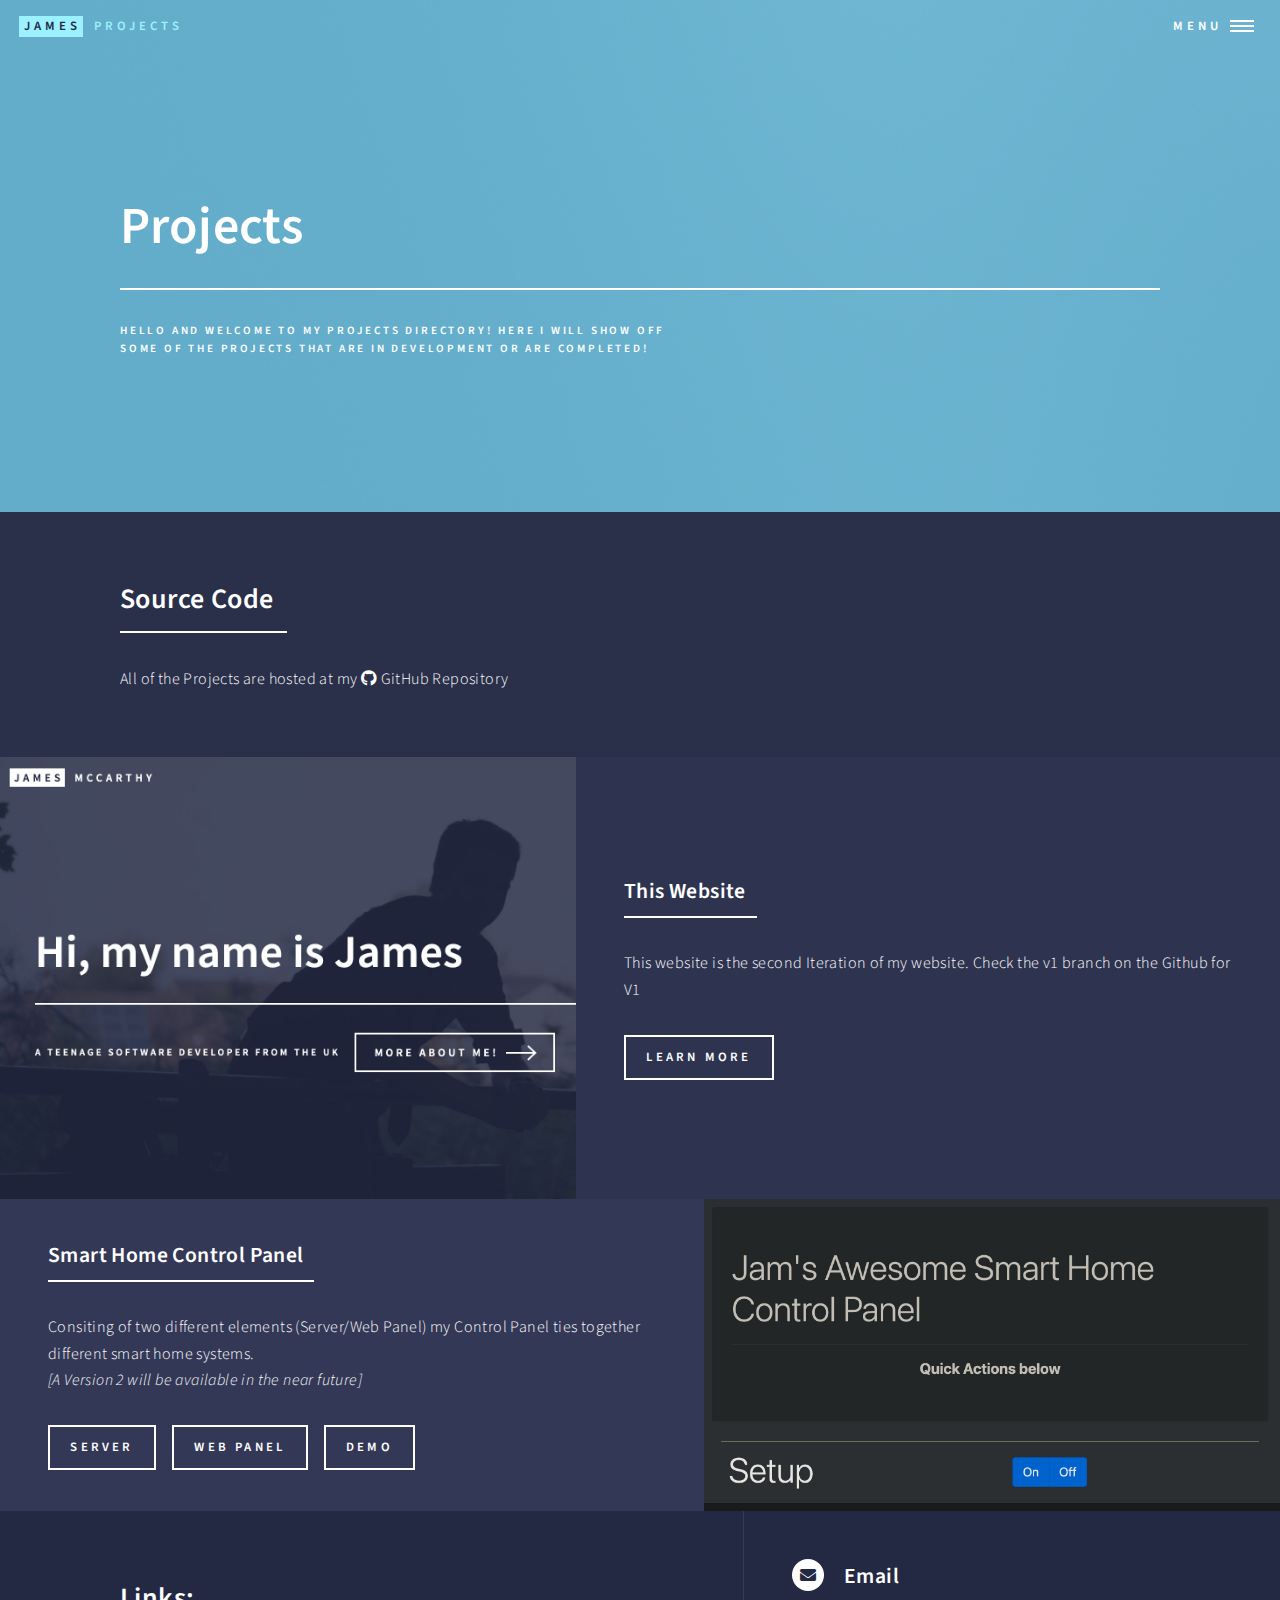
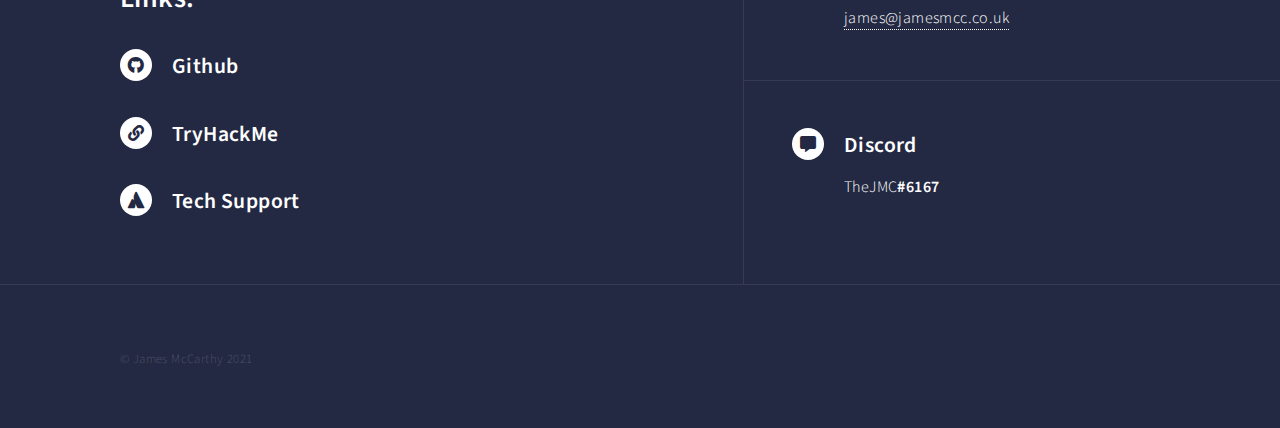
<file: projects/index.html>
<!DOCTYPE HTML>
<!--
	Forty by HTML5 UP
	html5up.net | @ajlkn
	Free for personal and commercial use under the CCA 3.0 license (html5up.net/license)
-->
<html>
	<head>
		<title>James - Projects</title>
		<meta charset="utf-8" />
		<meta name="viewport" content="width=device-width, initial-scale=1, user-scalable=no" />
		<link rel="stylesheet" href="/assets/css/main.css" />
		<noscript><link rel="stylesheet" href="a/ssets/css/noscript.css" /></noscript>
	</head>
	<body class="is-preload">

		<!-- Wrapper -->
			<div id="wrapper">

				<!-- Header -->
				<!-- Note: The "styleN" class below should match that of the banner element. -->
					<header id="header" class="alt style7">
						<a href="/" class="logo"><strong>James</strong> <span>PROJECTS</span></a>
						<nav>
							<a href="#menu">Menu</a>
						</nav>
					</header>

				<!-- Menu -->
					<nav id="menu">
						<ul class="links">
							<li><a href="/">Home</a></li>
							<li><a href="#">Projects</a></li>
							<li><a href="/generic.html">Generic</a></li>
						</ul>
						<ul class="actions stacked">
							<li><a href="#" class="button primary fit">Get Started</a></li>
							<li><a href="#" class="button fit">Log In</a></li>
						</ul>
					</nav>

				<!-- Banner -->
				<!-- Note: The "styleN" class below should match that of the header element. -->
					<section id="banner" class="style1">
						<div class="inner">
							<span class="image">
								<img src="/images/pic07.jpg" alt="" />
							</span>
							<header class="major">
								<h1>Projects</h1>
							</header>
							<div class="content">
								<p>
									Hello and welcome to my Projects Directory! Here
									i will show off<br>some of the projects that are in development or are completed!
								</p>
							</div>
						</div>
					</section>

				<!-- Main -->
					<div id="main">

						<!-- One -->
							<section id="one">
								<div class="inner">
									<header class="major">
										<h2>Source Code</h2>
									</header>
									<p>All of the Projects are hosted at my <a class="icon brands fa-github" href="https://github.com/theJMC"></a> GitHub Repository</p>
								</div>
							</section>

						<!-- Two -->
							<section id="two" class="spotlights">
								<section>
									<a href="https://github.com/thejmc/jamesmcc.co.uk/tree/v2" class="image">
										<img src="/images/thumbnail.jpg" alt="" data-position="center center" />
									</a>
									<div class="content">
										<div class="inner">
											<header class="major">
												<h3>This Website</h3>
											</header>
											<p>This website is the second Iteration of my website. Check the v1 branch on the Github for V1</p>
											<ul class="actions">
												<li><a href="https://github.com/thejmc/jamesmcc.co.uk/tree/v2" class="button">Learn more</a></li>
											</ul>
										</div>
									</div>
								</section>
								<section>
									<a href="generic.html" class="image">
										<img src="/images/ctrlpanel.jpg" alt="" data-position="top center" />
									</a>
									<div class="content">
										<div class="inner">
											<header class="major">
												<h3>Smart Home Control Panel</h3>
											</header>
											<p>
												Consiting of two different elements (Server/Web Panel) my Control Panel ties together different smart home systems.<br>
												<em>[A Version 2 will be available in the near future]</em>
											</p>
											<ul class="actions">
												<li><a href="https://github.com/TheJMC/WebCtrl-Server" class="button">Server</a></li>
												<li><a href="https://github.com/TheJMC/WebCtrlPanel" class="button">Web Panel</a></li>
												<li><a href="https://jams-web-panel.glitch.me/" class="button">Demo</a></li>
											</ul>
										</div>
									</div>
								</section>
							</section>
					</div>

				<!-- Contact -->
				<section id="contact">
					<div class="inner">
						<section>
							<h2>Links: </h2>
							<div class="contact-method">
								<a class="icon brands solid alt fa-github" href="https://github.com/thejmc"></a>
								<h3><a href="https://github.com/thejmc">Github</a></h3>
							</div>
							<div class="contact-method">
								<a class="icon solid alt fa-link" href="https://tryhackme.com/p/TheJMC"></a>
								<h3><a href="https://tryhackme.com/p/TheJMC">TryHackMe</a></h3>
							</div>
							<div class="contact-method">
								<a class="icon brands solid alt fa-atlassian" href="https://jamesmcc.atlassian.net/servicedesk/customer/portal/3"></a>
								<h3><a href="https://jamesmcc.atlassian.net/servicedesk/customer/portal/3">Tech Support</a></h3>
							</div>
						</section>
						<section class="split">
							<section>
								<div class="contact-method">
									<span class="icon solid alt fa-envelope"></span>
									<h3>Email</h3>
									<a href="mailto:james@jamesmcc.co.uk">james@jamesmcc.co.uk</a>
								</div>
							</section>
							<section>
								<div class="contact-method">
									<span class="icon solid alt fa-comment-alt"></span>
									<h3>Discord</h3>
									<span>TheJMC<strong>#6167</strong></span>
								</div>
							</section>
						</section>
					</div>
				</section>

				<!-- Footer -->
					<footer id="footer">
						<div class="inner">
							<ul class="copyright">
								<li>&copy; James McCarthy 2021</li>
							</ul>
						</div>
					</footer>

			</div>

		<!-- Scripts -->
			<script src="/assets/js/jquery.min.js"></script>
			<script src="/assets/js/jquery.scrolly.min.js"></script>
			<script src="/assets/js/jquery.scrollex.min.js"></script>
			<script src="/assets/js/browser.min.js"></script>
			<script src="/assets/js/breakpoints.min.js"></script>
			<script src="/assets/js/util.js"></script>
			<script src="/assets/js/main.js"></script>

	</body>
</html>
</file>
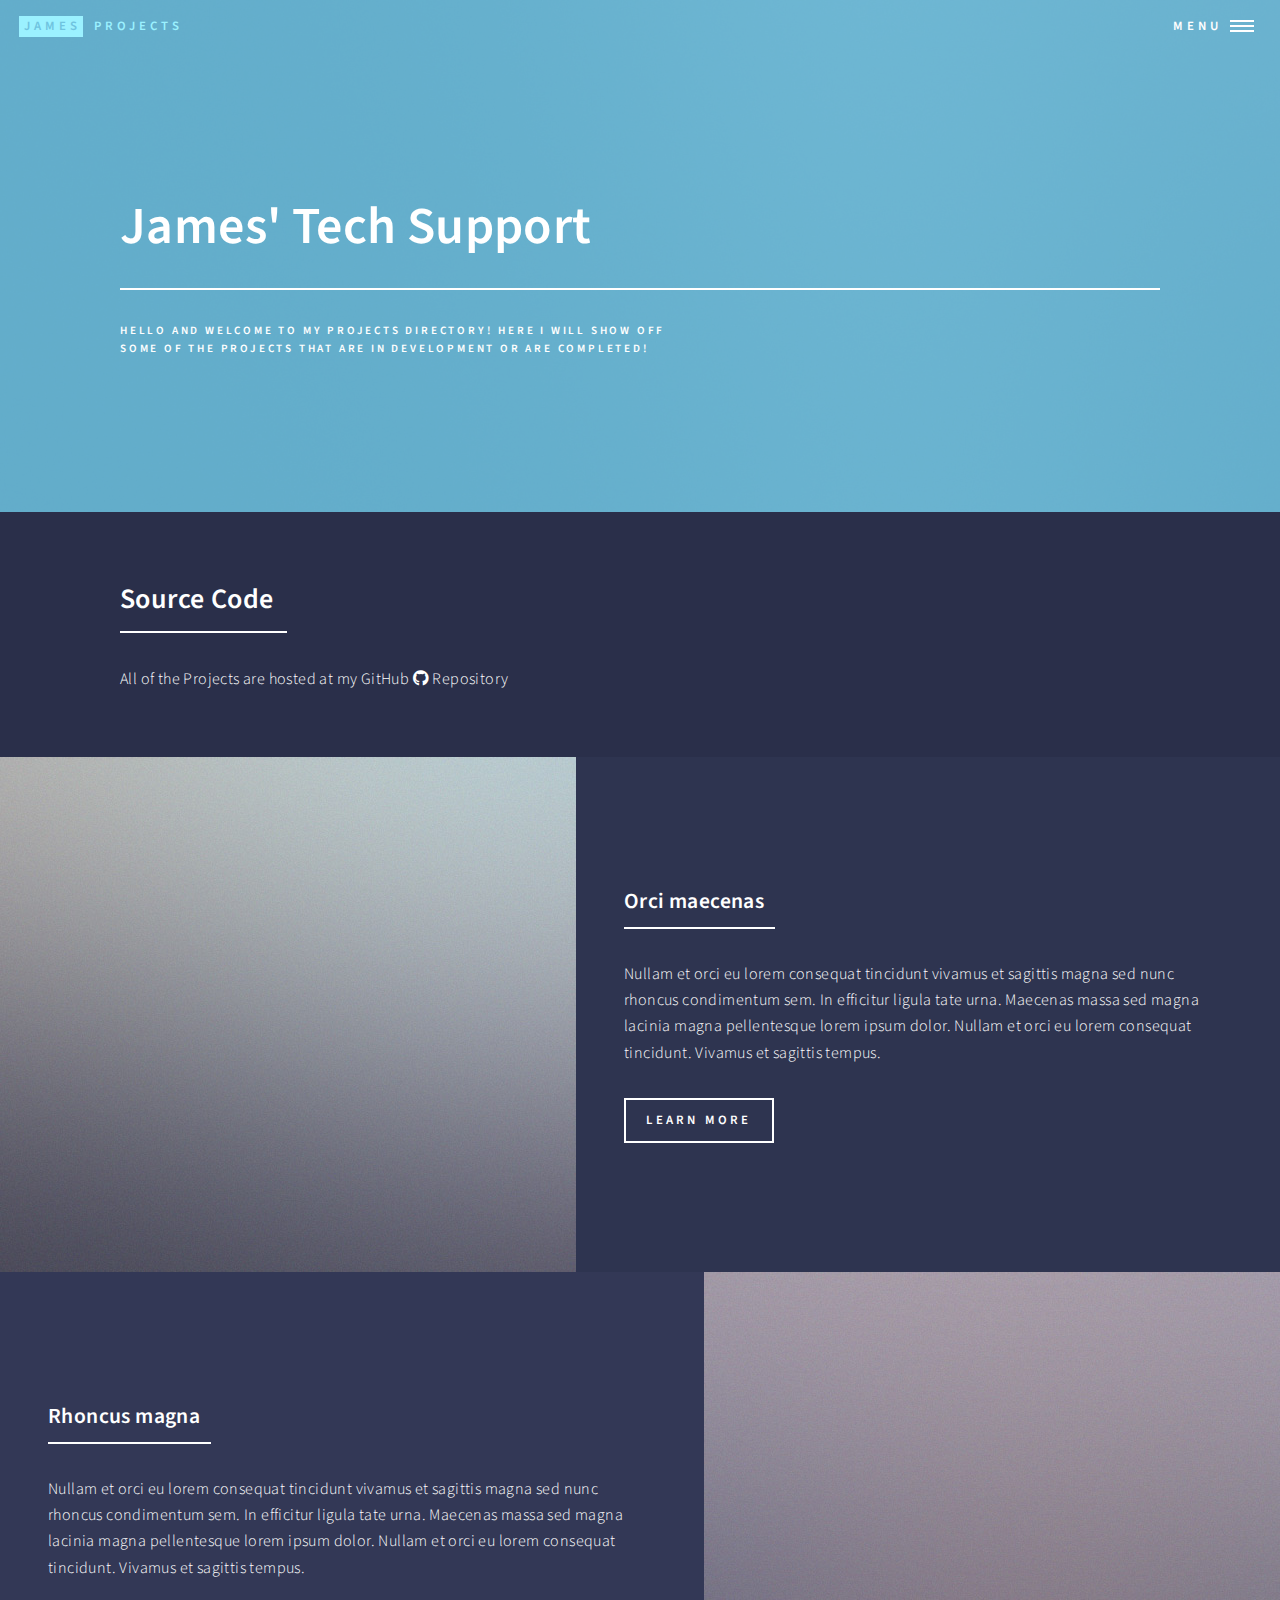
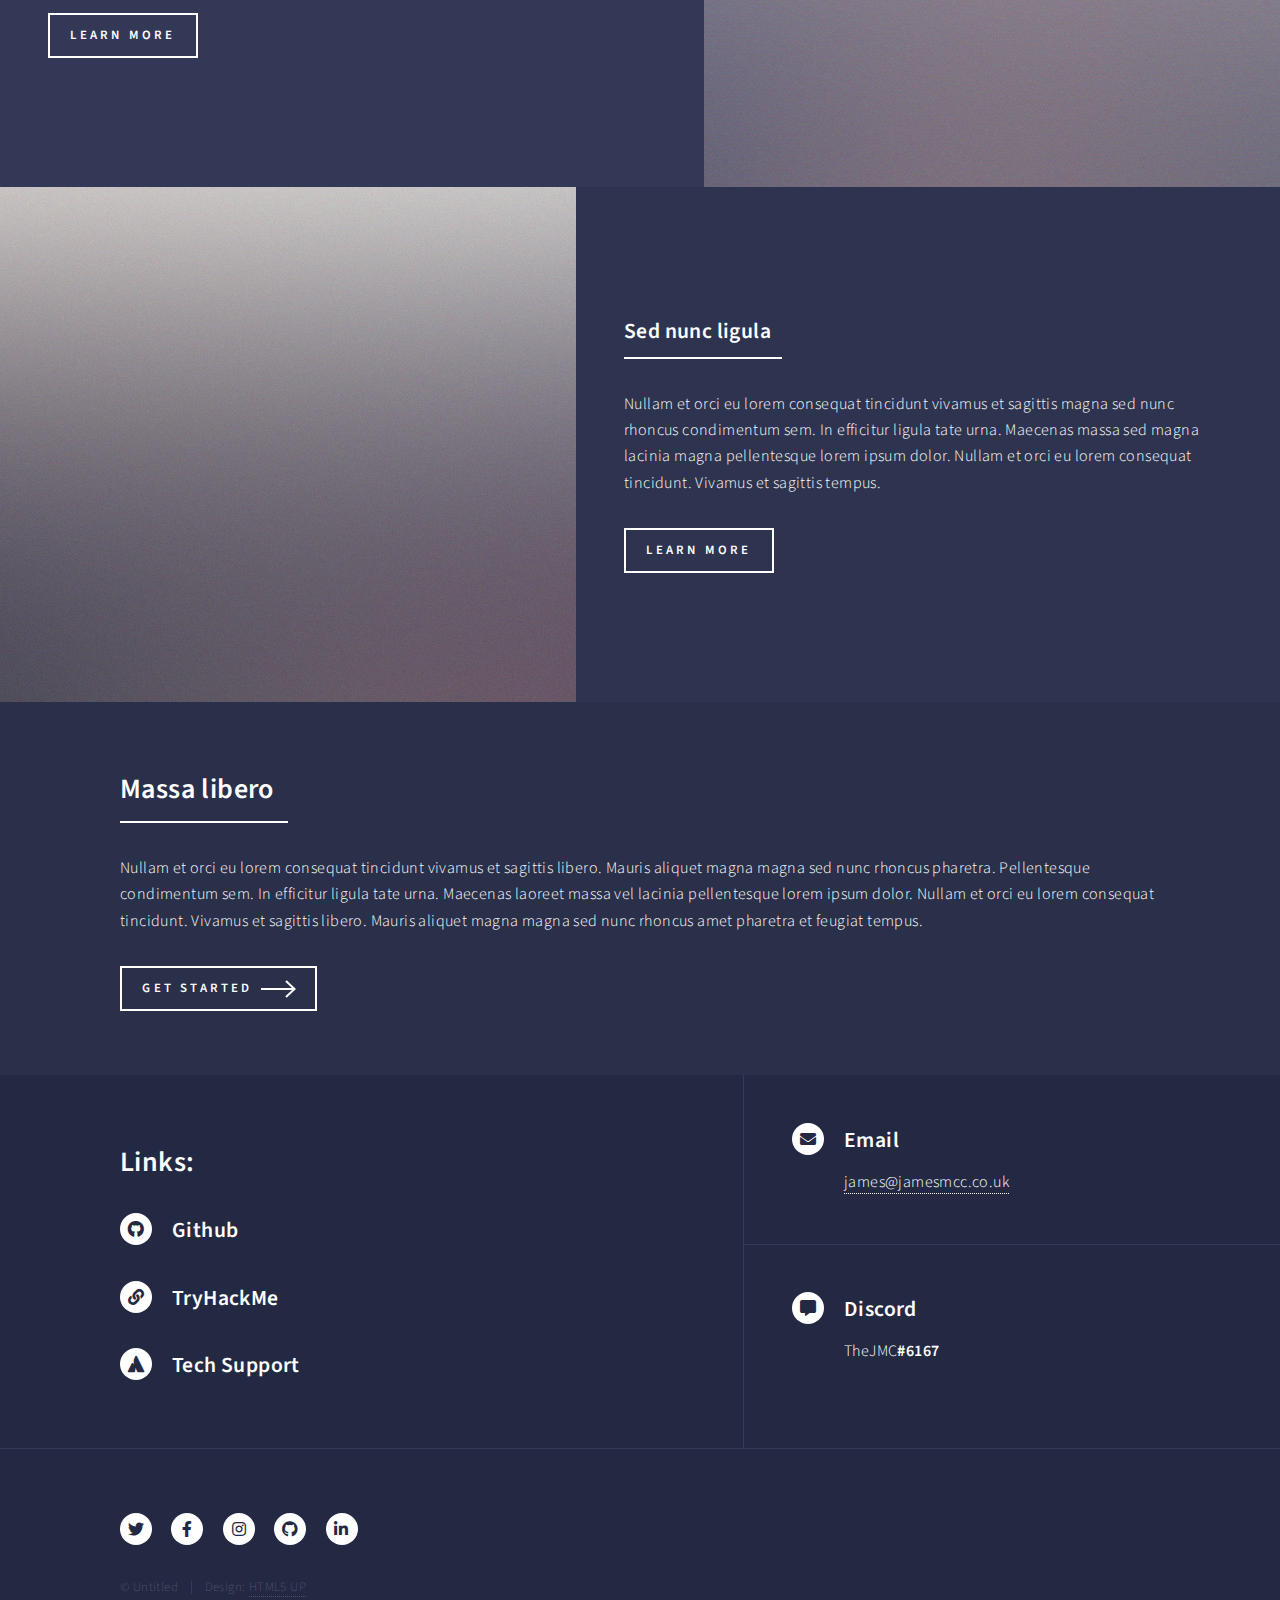
<file: tech/index.html>
<!DOCTYPE HTML>
<!--
	Forty by HTML5 UP
	html5up.net | @ajlkn
	Free for personal and commercial use under the CCA 3.0 license (html5up.net/license)
-->
<html>
	<head>
		<title>James - Tech Support</title>
		<meta charset="utf-8" />
		<meta name="viewport" content="width=device-width, initial-scale=1, user-scalable=no" />
		<link rel="stylesheet" href="/assets/css/main.css" />
		<noscript><link rel="stylesheet" href="a/ssets/css/noscript.css" /></noscript>
	</head>
	<body class="is-preload">

		<!-- Wrapper -->
			<div id="wrapper">

				<!-- Header -->
				<!-- Note: The "styleN" class below should match that of the banner element. -->
					<header id="header" class="alt style1">
						<a href="/" class="logo"><strong>James</strong> <span>PROJECTS</span></a>
						<nav>
							<a href="#menu">Menu</a>
						</nav>
					</header>

				<!-- Menu -->
					<nav id="menu">
						<ul class="links">
							<li><a href="/">Home</a></li>
							<li><a href="#">Projects</a></li>
							<li><a href="/generic.html">Generic</a></li>
						</ul>
						<ul class="actions stacked">
							<li><a href="#" class="button primary fit">Tech Support</a></li>
						</ul>
					</nav>

				<!-- Banner -->
				<!-- Note: The "styleN" class below should match that of the header element. -->
					<section id="banner" class="style1">
						<div class="inner">
							<span class="image">
								<img src="/images/pic07.jpg" alt="" />
							</span>
							<header class="major">
								<h1>James' Tech Support</h1>
							</header>
							<div class="content">
								<p>
									Hello and welcome to my Projects Directory! Here
									i will show off<br>some of the projects that are in development or are completed!
								</p>
							</div>
						</div>
					</section>

				<!-- Main -->
					<div id="main">

						<!-- One -->
							<section id="one">
								<div class="inner">
									<header class="major">
										<h2>Source Code</h2>
									</header>
									<p>All of the Projects are hosted at my GitHub <a class="icon brands fa-github" href="https://github.com/theJMC"></a> Repository</p>
								</div>
							</section>

						<!-- Two -->
							<section id="two" class="spotlights">
								<section>
									<a href="generic.html" class="image">
										<img src="/images/pic08.jpg" alt="" data-position="center center" />
									</a>
									<div class="content">
										<div class="inner">
											<header class="major">
												<h3>Orci maecenas</h3>
											</header>
											<p>Nullam et orci eu lorem consequat tincidunt vivamus et sagittis magna sed nunc rhoncus condimentum sem. In efficitur ligula tate urna. Maecenas massa sed magna lacinia magna pellentesque lorem ipsum dolor. Nullam et orci eu lorem consequat tincidunt. Vivamus et sagittis tempus.</p>
											<ul class="actions">
												<li><a href="generic.html" class="button">Learn more</a></li>
											</ul>
										</div>
									</div>
								</section>
								<section>
									<a href="generic.html" class="image">
										<img src="/images/pic09.jpg" alt="" data-position="top center" />
									</a>
									<div class="content">
										<div class="inner">
											<header class="major">
												<h3>Rhoncus magna</h3>
											</header>
											<p>Nullam et orci eu lorem consequat tincidunt vivamus et sagittis magna sed nunc rhoncus condimentum sem. In efficitur ligula tate urna. Maecenas massa sed magna lacinia magna pellentesque lorem ipsum dolor. Nullam et orci eu lorem consequat tincidunt. Vivamus et sagittis tempus.</p>
											<ul class="actions">
												<li><a href="generic.html" class="button">Learn more</a></li>
											</ul>
										</div>
									</div>
								</section>
								<section>
									<a href="generic.html" class="image">
										<img src="/images/pic10.jpg" alt="" data-position="25% 25%" />
									</a>
									<div class="content">
										<div class="inner">
											<header class="major">
												<h3>Sed nunc ligula</h3>
											</header>
											<p>Nullam et orci eu lorem consequat tincidunt vivamus et sagittis magna sed nunc rhoncus condimentum sem. In efficitur ligula tate urna. Maecenas massa sed magna lacinia magna pellentesque lorem ipsum dolor. Nullam et orci eu lorem consequat tincidunt. Vivamus et sagittis tempus.</p>
											<ul class="actions">
												<li><a href="generic.html" class="button">Learn more</a></li>
											</ul>
										</div>
									</div>
								</section>
							</section>

						<!-- Three -->
							<section id="three">
								<div class="inner">
									<header class="major">
										<h2>Massa libero</h2>
									</header>
									<p>Nullam et orci eu lorem consequat tincidunt vivamus et sagittis libero. Mauris aliquet magna magna sed nunc rhoncus pharetra. Pellentesque condimentum sem. In efficitur ligula tate urna. Maecenas laoreet massa vel lacinia pellentesque lorem ipsum dolor. Nullam et orci eu lorem consequat tincidunt. Vivamus et sagittis libero. Mauris aliquet magna magna sed nunc rhoncus amet pharetra et feugiat tempus.</p>
									<ul class="actions">
										<li><a href="generic.html" class="button next">Get Started</a></li>
									</ul>
								</div>
							</section>

					</div>

				<!-- Contact -->
                <section id="contact">
                    <div class="inner">
                        <section>
                            <h2>Links: </h2>
                            <div class="contact-method">
                                <a class="icon brands solid alt fa-github" href="https://github.com/thejmc"></a>
                                <h3><a href="https://github.com/thejmc">Github</a></h3>
                            </div>
                            <div class="contact-method">
                                <a class="icon solid alt fa-link" href="https://tryhackme.com/p/TheJMC"></a>
                                <h3><a href="https://tryhackme.com/p/TheJMC">TryHackMe</a></h3>
                            </div>
                            <div class="contact-method">
                                <a class="icon brands solid alt fa-atlassian" href="https://jamesmcc.atlassian.net/servicedesk/customer/portal/3"></a>
                                <h3><a href="https://jamesmcc.atlassian.net/servicedesk/customer/portal/3">Tech Support</a></h3>
                            </div>
                        </section>
                        <section class="split">
                            <section>
                                <div class="contact-method">
                                    <span class="icon solid alt fa-envelope"></span>
                                    <h3>Email</h3>
                                    <a href="mailto:james@jamesmcc.co.uk">james@jamesmcc.co.uk</a>
                                </div>
                            </section>
                            <section>
                                <div class="contact-method">
                                    <span class="icon solid alt fa-comment-alt"></span>
                                    <h3>Discord</h3>
                                    <span>TheJMC<strong>#6167</strong></span>
                                </div>
                            </section>
                        </section>
                    </div>
                </section>

				<!-- Footer -->
					<footer id="footer">
						<div class="inner">
							<ul class="icons">
								<li><a href="#" class="icon brands alt fa-twitter"><span class="label">Twitter</span></a></li>
								<li><a href="#" class="icon brands alt fa-facebook-f"><span class="label">Facebook</span></a></li>
								<li><a href="#" class="icon brands alt fa-instagram"><span class="label">Instagram</span></a></li>
								<li><a href="#" class="icon brands alt fa-github"><span class="label">GitHub</span></a></li>
								<li><a href="#" class="icon brands alt fa-linkedin-in"><span class="label">LinkedIn</span></a></li>
							</ul>
							<ul class="copyright">
								<li>&copy; Untitled</li><li>Design: <a href="https://html5up.net">HTML5 UP</a></li>
							</ul>
						</div>
					</footer>

			</div>

		<!-- Scripts -->
			<script src="/assets/js/jquery.min.js"></script>
			<script src="/assets/js/jquery.scrolly.min.js"></script>
			<script src="/assets/js/jquery.scrollex.min.js"></script>
			<script src="/assets/js/browser.min.js"></script>
			<script src="/assets/js/breakpoints.min.js"></script>
			<script src="/assets/js/util.js"></script>
			<script src="/assets/js/main.js"></script>

	</body>
</html>
</file>
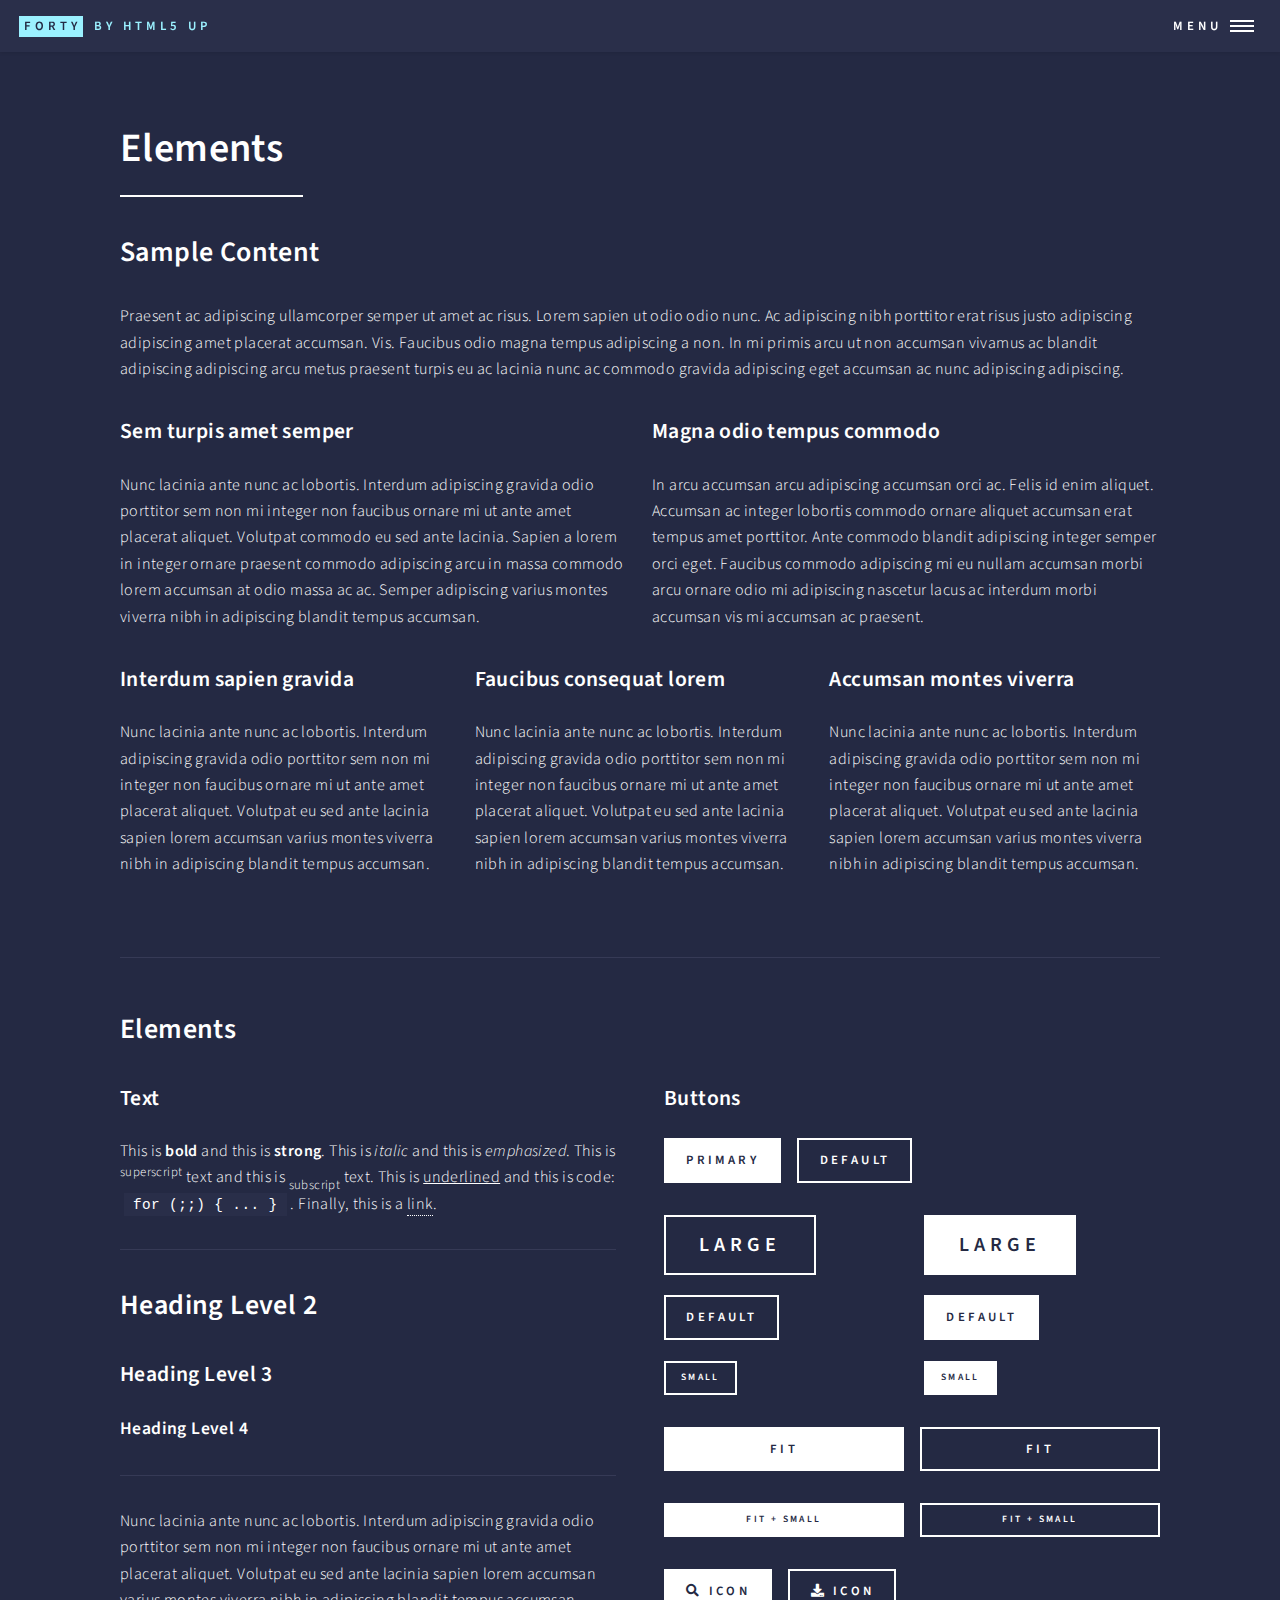
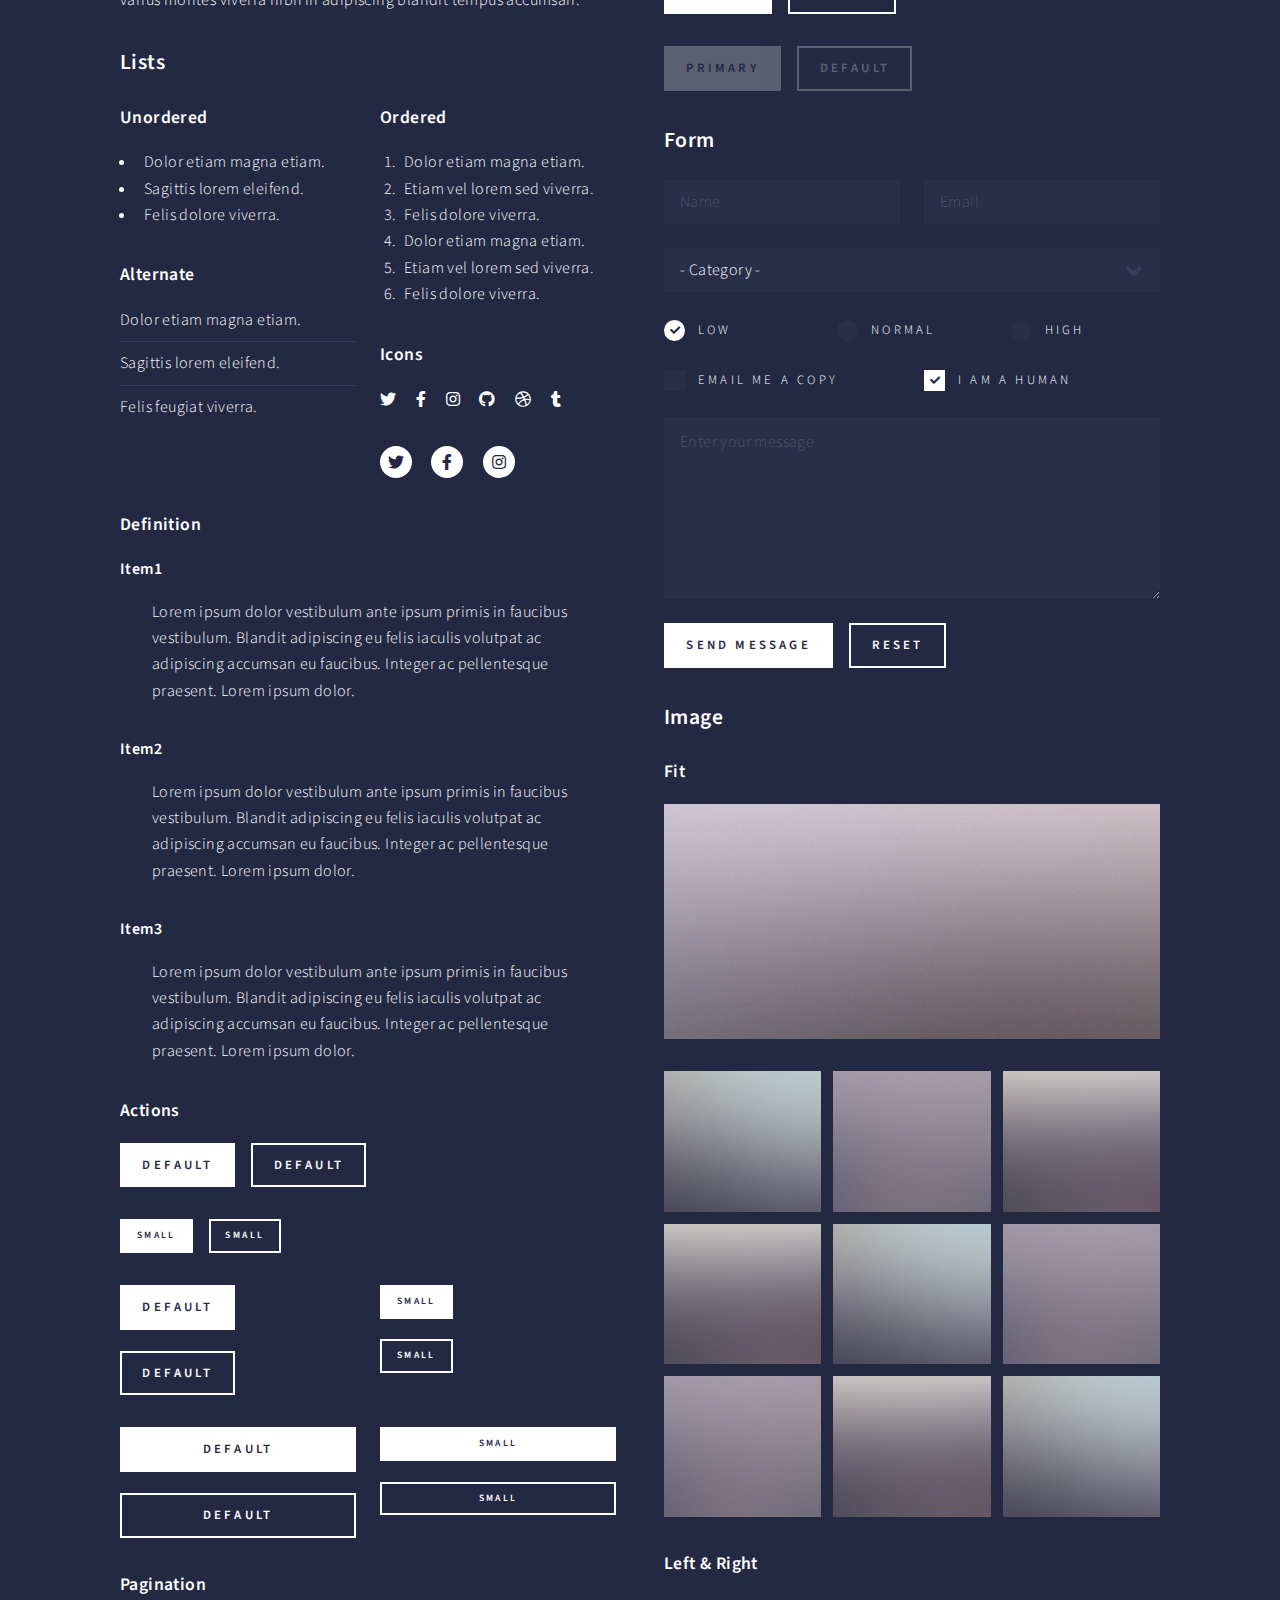
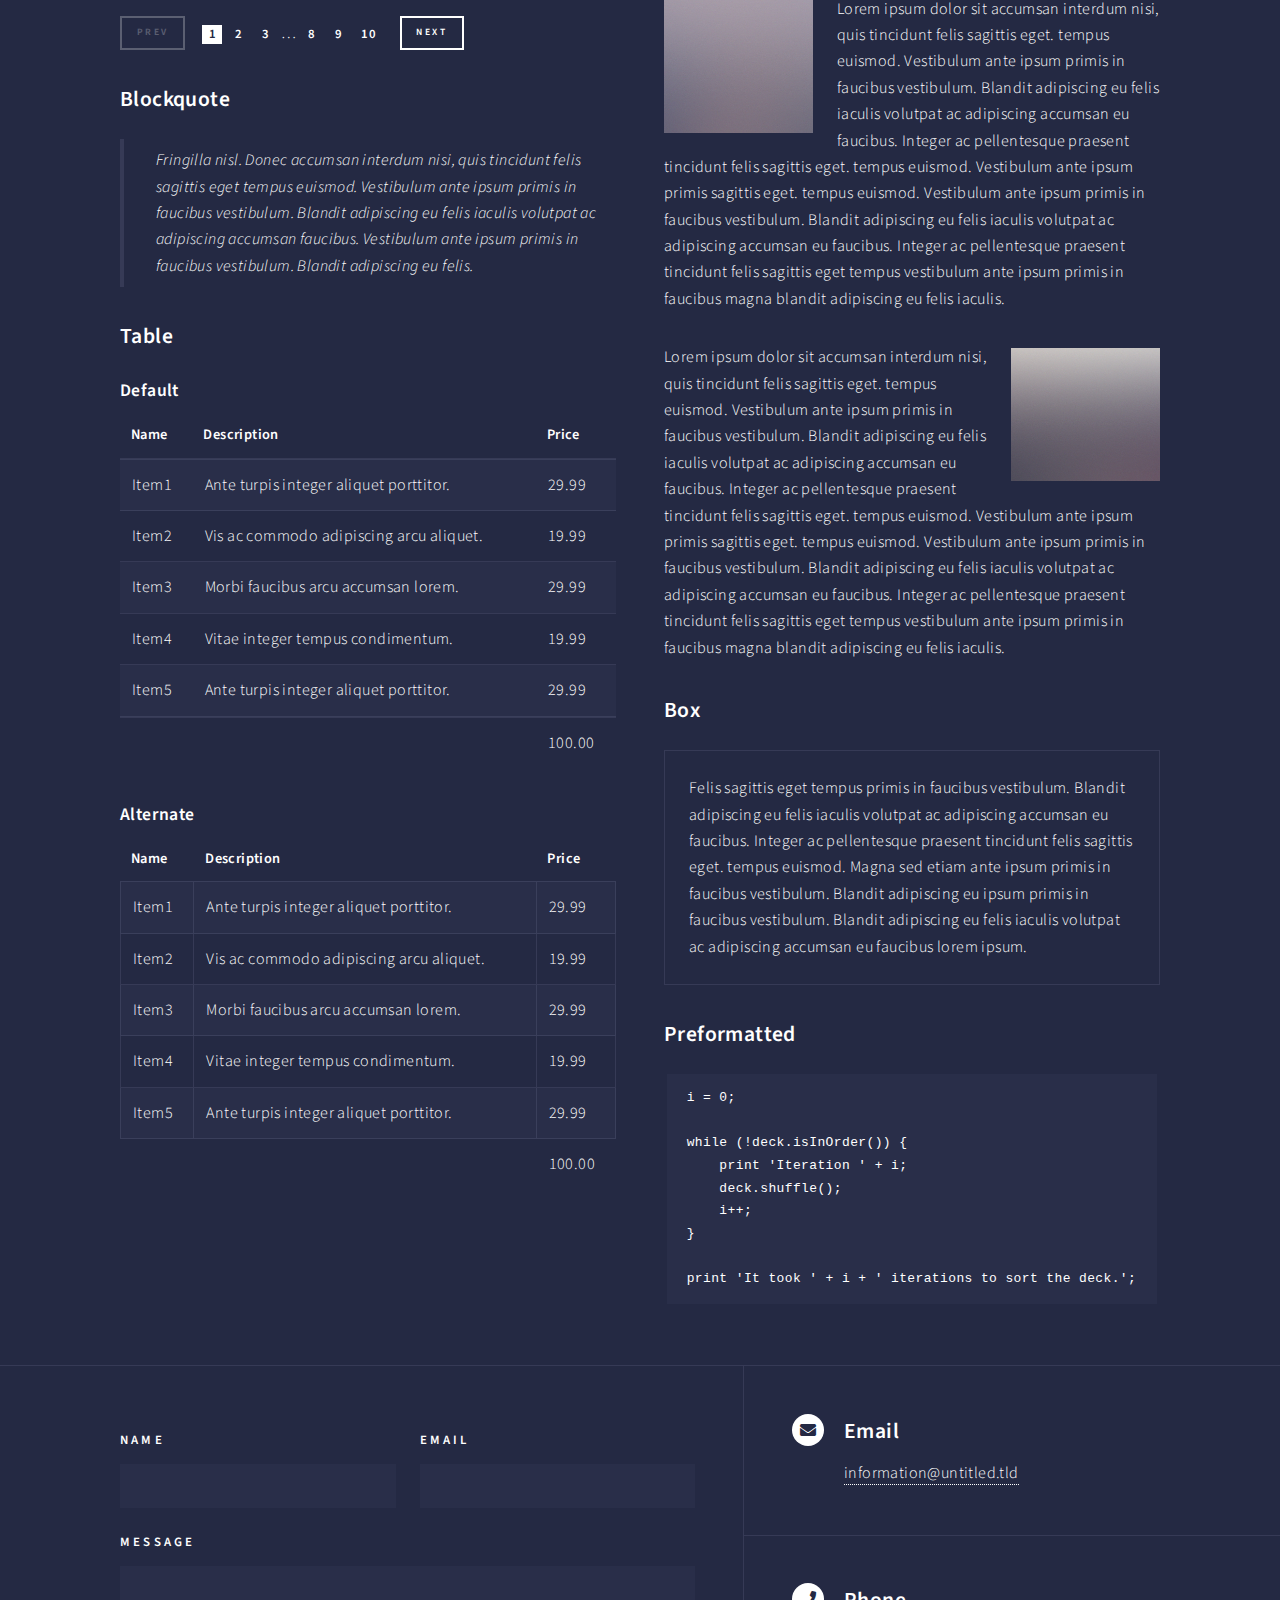
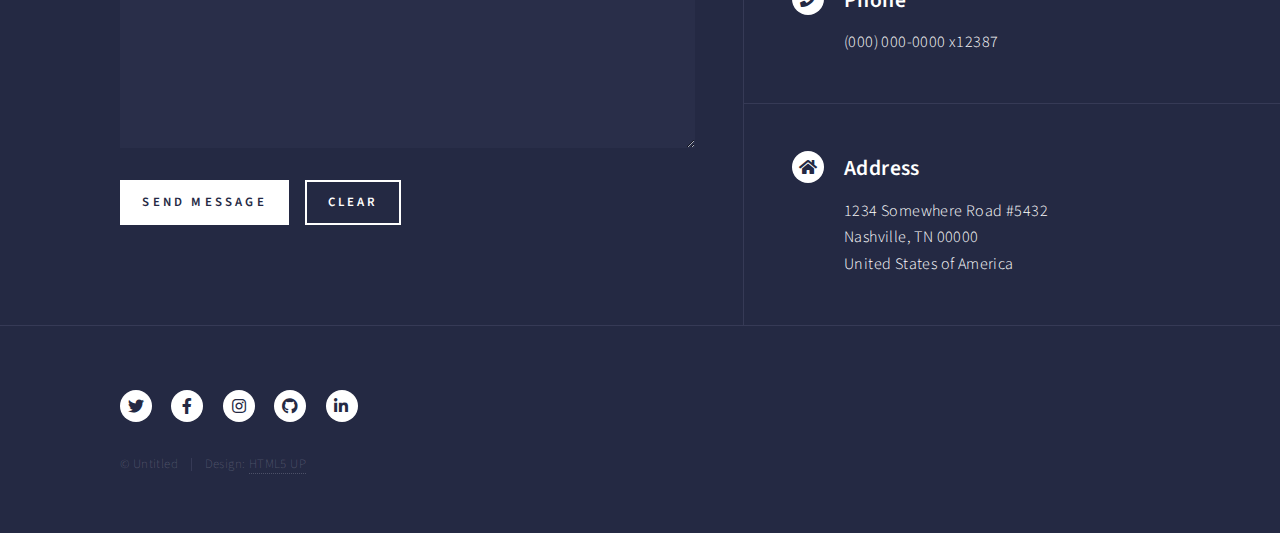
<file: elements.html>
<!DOCTYPE HTML>
<!--
	Forty by HTML5 UP
	html5up.net | @ajlkn
	Free for personal and commercial use under the CCA 3.0 license (html5up.net/license)
-->
<html>
	<head>
		<title>Elements - Forty by HTML5 UP</title>
		<meta charset="utf-8" />
		<meta name="viewport" content="width=device-width, initial-scale=1, user-scalable=no" />
		<link rel="stylesheet" href="assets/css/main.css" />
		<noscript><link rel="stylesheet" href="assets/css/noscript.css" /></noscript>
	</head>
	<body class="is-preload">

		<!-- Wrapper -->
			<div id="wrapper">

				<!-- Header -->
					<header id="header">
						<a href="index.html" class="logo"><strong>Forty</strong> <span>by HTML5 UP</span></a>
						<nav>
							<a href="#menu">Menu</a>
						</nav>
					</header>

				<!-- Menu -->
					<nav id="menu">
						<ul class="links">
							<li><a href="index.html">Home</a></li>
							<li><a href="landing.html">Landing</a></li>
							<li><a href="generic.html">Generic</a></li>
							<li><a href="elements.html">Elements</a></li>
						</ul>
						<ul class="actions stacked">
							<li><a href="#" class="button primary fit">Get Started</a></li>
							<li><a href="#" class="button fit">Log In</a></li>
						</ul>
					</nav>

				<!-- Main -->
					<div id="main" class="alt">

						<!-- One -->
							<section id="one">
								<div class="inner">
									<header class="major">
										<h1>Elements</h1>
									</header>

									<!-- Content -->
										<h2 id="content">Sample Content</h2>
										<p>Praesent ac adipiscing ullamcorper semper ut amet ac risus. Lorem sapien ut odio odio nunc. Ac adipiscing nibh porttitor erat risus justo adipiscing adipiscing amet placerat accumsan. Vis. Faucibus odio magna tempus adipiscing a non. In mi primis arcu ut non accumsan vivamus ac blandit adipiscing adipiscing arcu metus praesent turpis eu ac lacinia nunc ac commodo gravida adipiscing eget accumsan ac nunc adipiscing adipiscing.</p>
										<div class="row">
											<div class="col-6 col-12-small">
												<h3>Sem turpis amet semper</h3>
												<p>Nunc lacinia ante nunc ac lobortis. Interdum adipiscing gravida odio porttitor sem non mi integer non faucibus ornare mi ut ante amet placerat aliquet. Volutpat commodo eu sed ante lacinia. Sapien a lorem in integer ornare praesent commodo adipiscing arcu in massa commodo lorem accumsan at odio massa ac ac. Semper adipiscing varius montes viverra nibh in adipiscing blandit tempus accumsan.</p>
											</div>
											<div class="col-6 col-12-small">
												<h3>Magna odio tempus commodo</h3>
												<p>In arcu accumsan arcu adipiscing accumsan orci ac. Felis id enim aliquet. Accumsan ac integer lobortis commodo ornare aliquet accumsan erat tempus amet porttitor. Ante commodo blandit adipiscing integer semper orci eget. Faucibus commodo adipiscing mi eu nullam accumsan morbi arcu ornare odio mi adipiscing nascetur lacus ac interdum morbi accumsan vis mi accumsan ac praesent.</p>
											</div>
											<!-- Break -->
											<div class="col-4 col-12-medium">
												<h3>Interdum sapien gravida</h3>
												<p>Nunc lacinia ante nunc ac lobortis. Interdum adipiscing gravida odio porttitor sem non mi integer non faucibus ornare mi ut ante amet placerat aliquet. Volutpat eu sed ante lacinia sapien lorem accumsan varius montes viverra nibh in adipiscing blandit tempus accumsan.</p>
											</div>
											<div class="col-4 col-12-medium">
												<h3>Faucibus consequat lorem</h3>
												<p>Nunc lacinia ante nunc ac lobortis. Interdum adipiscing gravida odio porttitor sem non mi integer non faucibus ornare mi ut ante amet placerat aliquet. Volutpat eu sed ante lacinia sapien lorem accumsan varius montes viverra nibh in adipiscing blandit tempus accumsan.</p>
											</div>
											<div class="col-4 col-12-medium">
												<h3>Accumsan montes viverra</h3>
												<p>Nunc lacinia ante nunc ac lobortis. Interdum adipiscing gravida odio porttitor sem non mi integer non faucibus ornare mi ut ante amet placerat aliquet. Volutpat eu sed ante lacinia sapien lorem accumsan varius montes viverra nibh in adipiscing blandit tempus accumsan.</p>
											</div>
										</div>

									<hr class="major" />

									<!-- Elements -->
										<h2 id="elements">Elements</h2>
										<div class="row gtr-200">
											<div class="col-6 col-12-medium">

												<!-- Text stuff -->
													<h3>Text</h3>
													<p>This is <b>bold</b> and this is <strong>strong</strong>. This is <i>italic</i> and this is <em>emphasized</em>.
													This is <sup>superscript</sup> text and this is <sub>subscript</sub> text.
													This is <u>underlined</u> and this is code: <code>for (;;) { ... }</code>.
													Finally, this is a <a href="#">link</a>.</p>
													<hr />
													<h2>Heading Level 2</h2>
													<h3>Heading Level 3</h3>
													<h4>Heading Level 4</h4>
													<hr />
													<p>Nunc lacinia ante nunc ac lobortis. Interdum adipiscing gravida odio porttitor sem non mi integer non faucibus ornare mi ut ante amet placerat aliquet. Volutpat eu sed ante lacinia sapien lorem accumsan varius montes viverra nibh in adipiscing blandit tempus accumsan.</p>

												<!-- Lists -->
													<h3>Lists</h3>
													<div class="row">
														<div class="col-6 col-12-small">

															<h4>Unordered</h4>
															<ul>
																<li>Dolor etiam magna etiam.</li>
																<li>Sagittis lorem eleifend.</li>
																<li>Felis dolore viverra.</li>
															</ul>

															<h4>Alternate</h4>
															<ul class="alt">
																<li>Dolor etiam magna etiam.</li>
																<li>Sagittis lorem eleifend.</li>
																<li>Felis feugiat viverra.</li>
															</ul>

														</div>
														<div class="col-6 col-12-small">

															<h4>Ordered</h4>
															<ol>
																<li>Dolor etiam magna etiam.</li>
																<li>Etiam vel lorem sed viverra.</li>
																<li>Felis dolore viverra.</li>
																<li>Dolor etiam magna etiam.</li>
																<li>Etiam vel lorem sed viverra.</li>
																<li>Felis dolore viverra.</li>
															</ol>

															<h4>Icons</h4>
															<ul class="icons">
																<li><a href="#" class="icon brands fa-twitter"><span class="label">Twitter</span></a></li>
																<li><a href="#" class="icon brands fa-facebook-f"><span class="label">Facebook</span></a></li>
																<li><a href="#" class="icon brands fa-instagram"><span class="label">Instagram</span></a></li>
																<li><a href="#" class="icon brands fa-github"><span class="label">Github</span></a></li>
																<li><a href="#" class="icon brands fa-dribbble"><span class="label">Dribbble</span></a></li>
																<li><a href="#" class="icon brands fa-tumblr"><span class="label">Tumblr</span></a></li>
															</ul>
															<ul class="icons">
																<li><a href="#" class="icon brands alt fa-twitter"><span class="label">Twitter</span></a></li>
																<li><a href="#" class="icon brands alt fa-facebook-f"><span class="label">Facebook</span></a></li>
																<li><a href="#" class="icon brands alt fa-instagram"><span class="label">Instagram</span></a></li>
															</ul>

														</div>
													</div>
													<h4>Definition</h4>
													<dl>
														<dt>Item1</dt>
														<dd>
															<p>Lorem ipsum dolor vestibulum ante ipsum primis in faucibus vestibulum. Blandit adipiscing eu felis iaculis volutpat ac adipiscing accumsan eu faucibus. Integer ac pellentesque praesent. Lorem ipsum dolor.</p>
														</dd>
														<dt>Item2</dt>
														<dd>
															<p>Lorem ipsum dolor vestibulum ante ipsum primis in faucibus vestibulum. Blandit adipiscing eu felis iaculis volutpat ac adipiscing accumsan eu faucibus. Integer ac pellentesque praesent. Lorem ipsum dolor.</p>
														</dd>
														<dt>Item3</dt>
														<dd>
															<p>Lorem ipsum dolor vestibulum ante ipsum primis in faucibus vestibulum. Blandit adipiscing eu felis iaculis volutpat ac adipiscing accumsan eu faucibus. Integer ac pellentesque praesent. Lorem ipsum dolor.</p>
														</dd>
													</dl>

													<h4>Actions</h4>
													<ul class="actions">
														<li><a href="#" class="button primary">Default</a></li>
														<li><a href="#" class="button">Default</a></li>
													</ul>
													<ul class="actions small">
														<li><a href="#" class="button primary small">Small</a></li>
														<li><a href="#" class="button small">Small</a></li>
													</ul>
													<div class="row">
														<div class="col-6 col-12-small">
															<ul class="actions stacked">
																<li><a href="#" class="button primary">Default</a></li>
																<li><a href="#" class="button">Default</a></li>
															</ul>
														</div>
														<div class="col-6 col-12-small">
															<ul class="actions stacked">
																<li><a href="#" class="button primary small">Small</a></li>
																<li><a href="#" class="button small">Small</a></li>
															</ul>
														</div>
														<div class="col-6 col-12-small">
															<ul class="actions stacked">
																<li><a href="#" class="button primary fit">Default</a></li>
																<li><a href="#" class="button fit">Default</a></li>
															</ul>
														</div>
														<div class="col-6 col-12-small">
															<ul class="actions stacked">
																<li><a href="#" class="button primary small fit">Small</a></li>
																<li><a href="#" class="button small fit">Small</a></li>
															</ul>
														</div>
													</div>

													<h4>Pagination</h4>
													<ul class="pagination">
														<li><span class="button small disabled">Prev</span></li>
														<li><a href="#" class="page active">1</a></li>
														<li><a href="#" class="page">2</a></li>
														<li><a href="#" class="page">3</a></li>
														<li><span>&hellip;</span></li>
														<li><a href="#" class="page">8</a></li>
														<li><a href="#" class="page">9</a></li>
														<li><a href="#" class="page">10</a></li>
														<li><a href="#" class="button small">Next</a></li>
													</ul>

												<!-- Blockquote -->
													<h3>Blockquote</h3>
													<blockquote>Fringilla nisl. Donec accumsan interdum nisi, quis tincidunt felis sagittis eget tempus euismod. Vestibulum ante ipsum primis in faucibus vestibulum. Blandit adipiscing eu felis iaculis volutpat ac adipiscing accumsan faucibus. Vestibulum ante ipsum primis in faucibus vestibulum. Blandit adipiscing eu felis.</blockquote>

												<!-- Table -->
													<h3>Table</h3>

													<h4>Default</h4>
													<div class="table-wrapper">
														<table>
															<thead>
																<tr>
																	<th>Name</th>
																	<th>Description</th>
																	<th>Price</th>
																</tr>
															</thead>
															<tbody>
																<tr>
																	<td>Item1</td>
																	<td>Ante turpis integer aliquet porttitor.</td>
																	<td>29.99</td>
																</tr>
																<tr>
																	<td>Item2</td>
																	<td>Vis ac commodo adipiscing arcu aliquet.</td>
																	<td>19.99</td>
																</tr>
																<tr>
																	<td>Item3</td>
																	<td> Morbi faucibus arcu accumsan lorem.</td>
																	<td>29.99</td>
																</tr>
																<tr>
																	<td>Item4</td>
																	<td>Vitae integer tempus condimentum.</td>
																	<td>19.99</td>
																</tr>
																<tr>
																	<td>Item5</td>
																	<td>Ante turpis integer aliquet porttitor.</td>
																	<td>29.99</td>
																</tr>
															</tbody>
															<tfoot>
																<tr>
																	<td colspan="2"></td>
																	<td>100.00</td>
																</tr>
															</tfoot>
														</table>
													</div>

													<h4>Alternate</h4>
													<div class="table-wrapper">
														<table class="alt">
															<thead>
																<tr>
																	<th>Name</th>
																	<th>Description</th>
																	<th>Price</th>
																</tr>
															</thead>
															<tbody>
																<tr>
																	<td>Item1</td>
																	<td>Ante turpis integer aliquet porttitor.</td>
																	<td>29.99</td>
																</tr>
																<tr>
																	<td>Item2</td>
																	<td>Vis ac commodo adipiscing arcu aliquet.</td>
																	<td>19.99</td>
																</tr>
																<tr>
																	<td>Item3</td>
																	<td> Morbi faucibus arcu accumsan lorem.</td>
																	<td>29.99</td>
																</tr>
																<tr>
																	<td>Item4</td>
																	<td>Vitae integer tempus condimentum.</td>
																	<td>19.99</td>
																</tr>
																<tr>
																	<td>Item5</td>
																	<td>Ante turpis integer aliquet porttitor.</td>
																	<td>29.99</td>
																</tr>
															</tbody>
															<tfoot>
																<tr>
																	<td colspan="2"></td>
																	<td>100.00</td>
																</tr>
															</tfoot>
														</table>
													</div>

											</div>
											<div class="col-6 col-12-medium">

												<!-- Buttons -->
													<h3>Buttons</h3>
													<ul class="actions">
														<li><a href="#" class="button primary">Primary</a></li>
														<li><a href="#" class="button">Default</a></li>
													</ul>
													<div class="row">
														<div class="col-6 col-12-xsmall">
															<ul class="actions stacked">
																<li><a href="#" class="button large">Large</a></li>
																<li><a href="#" class="button">Default</a></li>
																<li><a href="#" class="button small">Small</a></li>
															</ul>
														</div>
														<div class="col-6 col-12-xsmall">
															<ul class="actions stacked">
																<li><a href="#" class="button primary large">Large</a></li>
																<li><a href="#" class="button primary">Default</a></li>
																<li><a href="#" class="button primary small">Small</a></li>
															</ul>
														</div>
													</div>
													<ul class="actions fit">
														<li><a href="#" class="button primary fit">Fit</a></li>
														<li><a href="#" class="button fit">Fit</a></li>
													</ul>
													<ul class="actions fit small">
														<li><a href="#" class="button primary fit small">Fit + Small</a></li>
														<li><a href="#" class="button fit small">Fit + Small</a></li>
													</ul>
													<ul class="actions">
														<li><a href="#" class="button primary icon solid fa-search">Icon</a></li>
														<li><a href="#" class="button icon solid fa-download">Icon</a></li>
													</ul>
													<ul class="actions">
														<li><span class="button primary disabled">Primary</span></li>
														<li><span class="button disabled">Default</span></li>
													</ul>

												<!-- Form -->
													<h3>Form</h3>

													<form method="post" action="#">
														<div class="row gtr-uniform">
															<div class="col-6 col-12-xsmall">
																<input type="text" name="demo-name" id="demo-name" value="" placeholder="Name" />
															</div>
															<div class="col-6 col-12-xsmall">
																<input type="email" name="demo-email" id="demo-email" value="" placeholder="Email" />
															</div>
															<!-- Break -->
															<div class="col-12">
																<select name="demo-category" id="demo-category">
																	<option value="">- Category -</option>
																	<option value="1">Manufacturing</option>
																	<option value="1">Shipping</option>
																	<option value="1">Administration</option>
																	<option value="1">Human Resources</option>
																</select>
															</div>
															<!-- Break -->
															<div class="col-4 col-12-small">
																<input type="radio" id="demo-priority-low" name="demo-priority" checked>
																<label for="demo-priority-low">Low</label>
															</div>
															<div class="col-4 col-12-small">
																<input type="radio" id="demo-priority-normal" name="demo-priority">
																<label for="demo-priority-normal">Normal</label>
															</div>
															<div class="col-4 col-12-small">
																<input type="radio" id="demo-priority-high" name="demo-priority">
																<label for="demo-priority-high">High</label>
															</div>
															<!-- Break -->
															<div class="col-6 col-12-small">
																<input type="checkbox" id="demo-copy" name="demo-copy">
																<label for="demo-copy">Email me a copy</label>
															</div>
															<div class="col-6 col-12-small">
																<input type="checkbox" id="demo-human" name="demo-human" checked>
																<label for="demo-human">I am a human</label>
															</div>
															<!-- Break -->
															<div class="col-12">
																<textarea name="demo-message" id="demo-message" placeholder="Enter your message" rows="6"></textarea>
															</div>
															<!-- Break -->
															<div class="col-12">
																<ul class="actions">
																	<li><input type="submit" value="Send Message" class="primary" /></li>
																	<li><input type="reset" value="Reset" /></li>
																</ul>
															</div>
														</div>
													</form>

												<!-- Image -->
													<h3>Image</h3>

													<h4>Fit</h4>
													<span class="image fit"><img src="images/pic03.jpg" alt="" /></span>
													<div class="box alt">
														<div class="row gtr-50 gtr-uniform">
															<div class="col-4"><span class="image fit"><img src="images/pic08.jpg" alt="" /></span></div>
															<div class="col-4"><span class="image fit"><img src="images/pic09.jpg" alt="" /></span></div>
															<div class="col-4"><span class="image fit"><img src="images/pic10.jpg" alt="" /></span></div>
															<!-- Break -->
															<div class="col-4"><span class="image fit"><img src="images/pic10.jpg" alt="" /></span></div>
															<div class="col-4"><span class="image fit"><img src="images/pic08.jpg" alt="" /></span></div>
															<div class="col-4"><span class="image fit"><img src="images/pic09.jpg" alt="" /></span></div>
															<!-- Break -->
															<div class="col-4"><span class="image fit"><img src="images/pic09.jpg" alt="" /></span></div>
															<div class="col-4"><span class="image fit"><img src="images/pic10.jpg" alt="" /></span></div>
															<div class="col-4"><span class="image fit"><img src="images/pic08.jpg" alt="" /></span></div>
														</div>
													</div>

													<h4>Left &amp; Right</h4>
													<p><span class="image left"><img src="images/pic09.jpg" alt="" /></span>Lorem ipsum dolor sit accumsan interdum nisi, quis tincidunt felis sagittis eget. tempus euismod. Vestibulum ante ipsum primis in faucibus vestibulum. Blandit adipiscing eu felis iaculis volutpat ac adipiscing accumsan eu faucibus. Integer ac pellentesque praesent tincidunt felis sagittis eget. tempus euismod. Vestibulum ante ipsum primis sagittis eget. tempus euismod. Vestibulum ante ipsum primis in faucibus vestibulum. Blandit adipiscing eu felis iaculis volutpat ac adipiscing accumsan eu faucibus. Integer ac pellentesque praesent tincidunt felis sagittis eget tempus vestibulum ante ipsum primis in faucibus magna blandit adipiscing eu felis iaculis.</p>
													<p><span class="image right"><img src="images/pic10.jpg" alt="" /></span>Lorem ipsum dolor sit accumsan interdum nisi, quis tincidunt felis sagittis eget. tempus euismod. Vestibulum ante ipsum primis in faucibus vestibulum. Blandit adipiscing eu felis iaculis volutpat ac adipiscing accumsan eu faucibus. Integer ac pellentesque praesent tincidunt felis sagittis eget. tempus euismod. Vestibulum ante ipsum primis sagittis eget. tempus euismod. Vestibulum ante ipsum primis in faucibus vestibulum. Blandit adipiscing eu felis iaculis volutpat ac adipiscing accumsan eu faucibus. Integer ac pellentesque praesent tincidunt felis sagittis eget tempus vestibulum ante ipsum primis in faucibus magna blandit adipiscing eu felis iaculis.</p>

												<!-- Box -->
													<h3>Box</h3>
													<div class="box">
														<p>Felis sagittis eget tempus primis in faucibus vestibulum. Blandit adipiscing eu felis iaculis volutpat ac adipiscing accumsan eu faucibus. Integer ac pellentesque praesent tincidunt felis sagittis eget. tempus euismod. Magna sed etiam ante ipsum primis in faucibus vestibulum. Blandit adipiscing eu ipsum primis in faucibus vestibulum. Blandit adipiscing eu felis iaculis volutpat ac adipiscing accumsan eu faucibus lorem ipsum.</p>
													</div>

												<!-- Preformatted Code -->
													<h3>Preformatted</h3>
													<pre><code>i = 0;

while (!deck.isInOrder()) {
    print 'Iteration ' + i;
    deck.shuffle();
    i++;
}

print 'It took ' + i + ' iterations to sort the deck.';
</code></pre>

											</div>
										</div>

								</div>
							</section>

					</div>

				<!-- Contact -->
					<section id="contact">
						<div class="inner">
							<section>
								<form method="post" action="#">
									<div class="fields">
										<div class="field half">
											<label for="name">Name</label>
											<input type="text" name="name" id="name" />
										</div>
										<div class="field half">
											<label for="email">Email</label>
											<input type="text" name="email" id="email" />
										</div>
										<div class="field">
											<label for="message">Message</label>
											<textarea name="message" id="message" rows="6"></textarea>
										</div>
									</div>
									<ul class="actions">
										<li><input type="submit" value="Send Message" class="primary" /></li>
										<li><input type="reset" value="Clear" /></li>
									</ul>
								</form>
							</section>
							<section class="split">
								<section>
									<div class="contact-method">
										<span class="icon solid alt fa-envelope"></span>
										<h3>Email</h3>
										<a href="#">information@untitled.tld</a>
									</div>
								</section>
								<section>
									<div class="contact-method">
										<span class="icon solid alt fa-phone"></span>
										<h3>Phone</h3>
										<span>(000) 000-0000 x12387</span>
									</div>
								</section>
								<section>
									<div class="contact-method">
										<span class="icon solid alt fa-home"></span>
										<h3>Address</h3>
										<span>1234 Somewhere Road #5432<br />
										Nashville, TN 00000<br />
										United States of America</span>
									</div>
								</section>
							</section>
						</div>
					</section>

				<!-- Footer -->
					<footer id="footer">
						<div class="inner">
							<ul class="icons">
								<li><a href="#" class="icon brands alt fa-twitter"><span class="label">Twitter</span></a></li>
								<li><a href="#" class="icon brands alt fa-facebook-f"><span class="label">Facebook</span></a></li>
								<li><a href="#" class="icon brands alt fa-instagram"><span class="label">Instagram</span></a></li>
								<li><a href="#" class="icon brands alt fa-github"><span class="label">GitHub</span></a></li>
								<li><a href="#" class="icon brands alt fa-linkedin-in"><span class="label">LinkedIn</span></a></li>
							</ul>
							<ul class="copyright">
								<li>&copy; Untitled</li><li>Design: <a href="https://html5up.net">HTML5 UP</a></li>
							</ul>
						</div>
					</footer>

			</div>

		<!-- Scripts -->
			<script src="assets/js/jquery.min.js"></script>
			<script src="assets/js/jquery.scrolly.min.js"></script>
			<script src="assets/js/jquery.scrollex.min.js"></script>
			<script src="assets/js/browser.min.js"></script>
			<script src="assets/js/breakpoints.min.js"></script>
			<script src="assets/js/util.js"></script>
			<script src="assets/js/main.js"></script>

	</body>
</html>
</file>
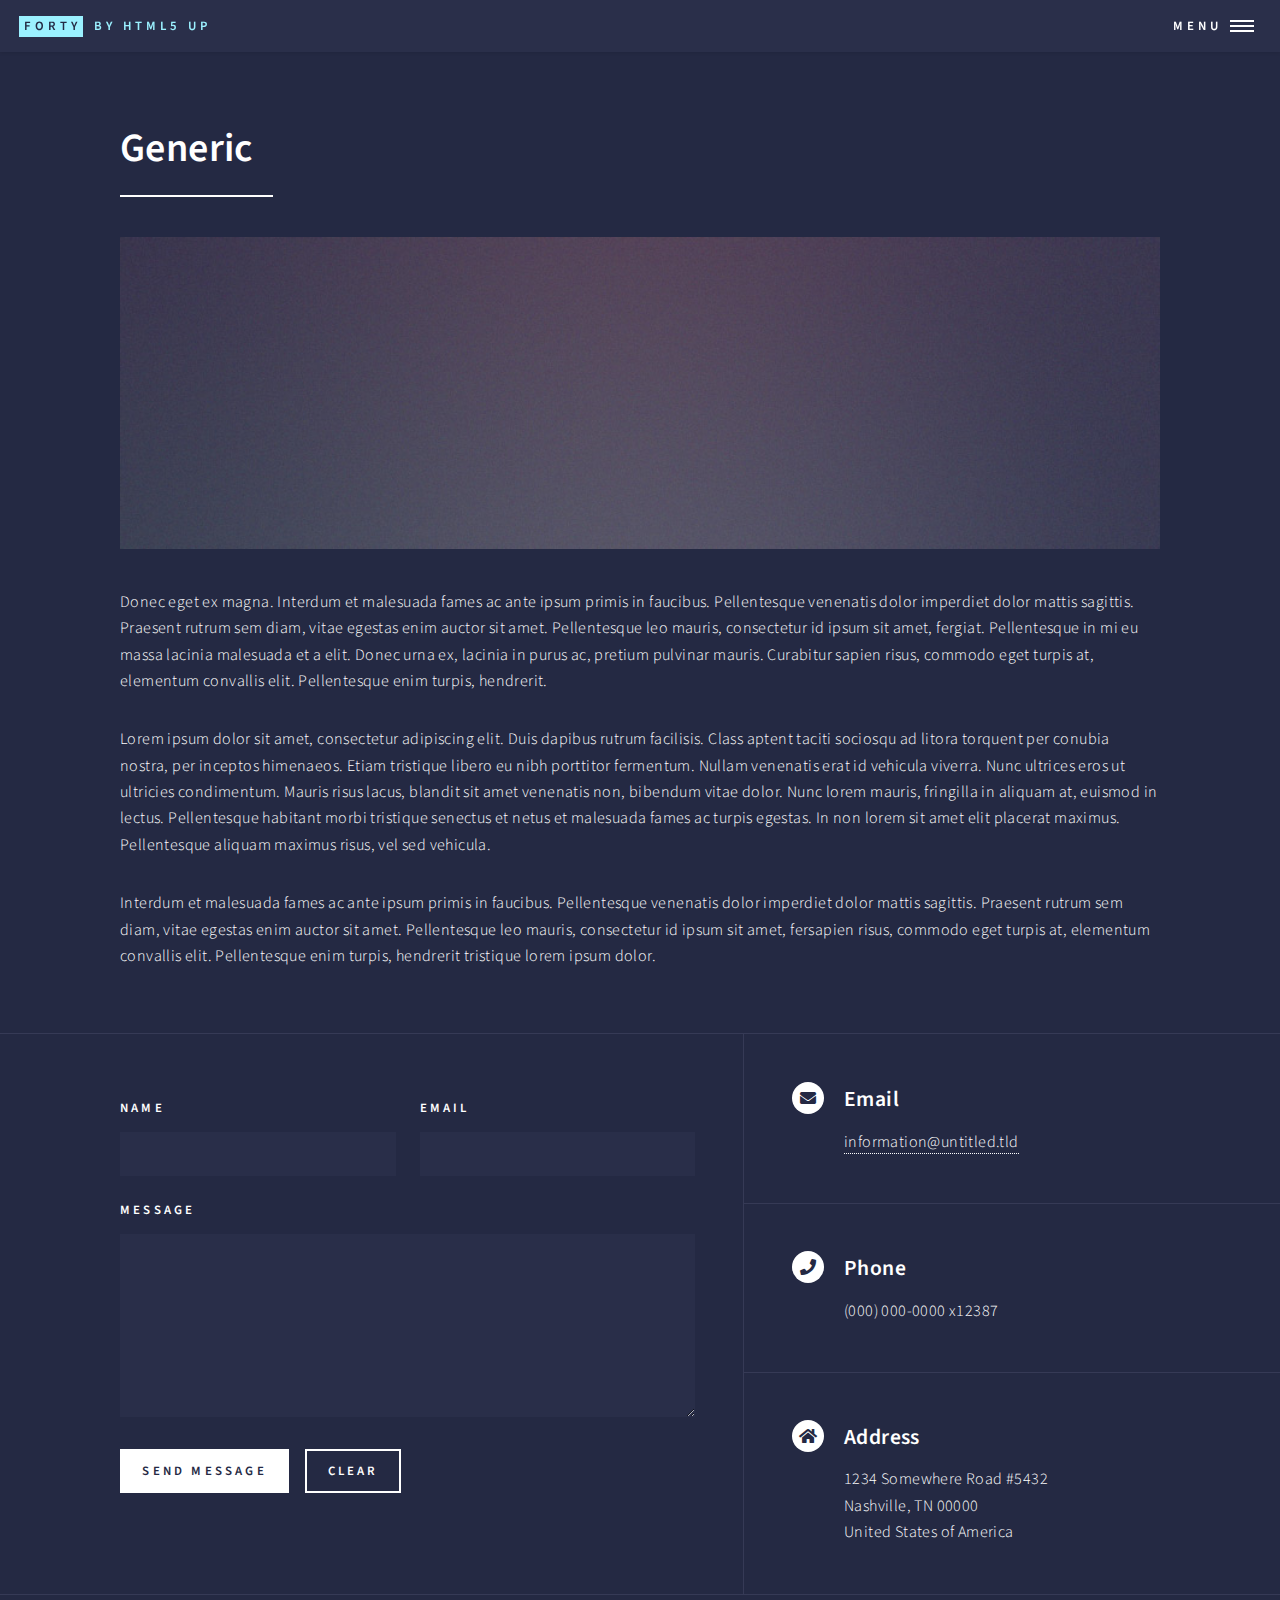
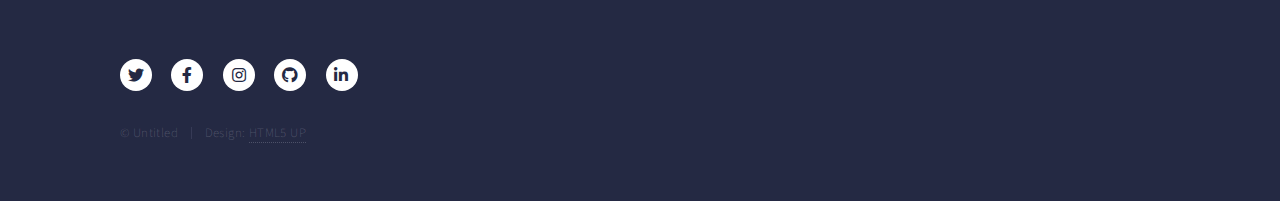
<file: generic.html>
<!DOCTYPE HTML>
<!--
	Forty by HTML5 UP
	html5up.net | @ajlkn
	Free for personal and commercial use under the CCA 3.0 license (html5up.net/license)
-->
<html>
	<head>
		<title>Generic - Forty by HTML5 UP</title>
		<meta charset="utf-8" />
		<meta name="viewport" content="width=device-width, initial-scale=1, user-scalable=no" />
		<link rel="stylesheet" href="assets/css/main.css" />
		<noscript><link rel="stylesheet" href="assets/css/noscript.css" /></noscript>
	</head>
	<body class="is-preload">

		<!-- Wrapper -->
			<div id="wrapper">

				<!-- Header -->
					<header id="header">
						<a href="index.html" class="logo"><strong>Forty</strong> <span>by HTML5 UP</span></a>
						<nav>
							<a href="#menu">Menu</a>
						</nav>
					</header>

				<!-- Menu -->
					<nav id="menu">
						<ul class="links">
							<li><a href="index.html">Home</a></li>
							<li><a href="landing.html">Landing</a></li>
							<li><a href="generic.html">Generic</a></li>
							<li><a href="elements.html">Elements</a></li>
						</ul>
						<ul class="actions stacked">
							<li><a href="#" class="button primary fit">Get Started</a></li>
							<li><a href="#" class="button fit">Log In</a></li>
						</ul>
					</nav>

				<!-- Main -->
					<div id="main" class="alt">

						<!-- One -->
							<section id="one">
								<div class="inner">
									<header class="major">
										<h1>Generic</h1>
									</header>
									<span class="image main"><img src="images/pic11.jpg" alt="" /></span>
									<p>Donec eget ex magna. Interdum et malesuada fames ac ante ipsum primis in faucibus. Pellentesque venenatis dolor imperdiet dolor mattis sagittis. Praesent rutrum sem diam, vitae egestas enim auctor sit amet. Pellentesque leo mauris, consectetur id ipsum sit amet, fergiat. Pellentesque in mi eu massa lacinia malesuada et a elit. Donec urna ex, lacinia in purus ac, pretium pulvinar mauris. Curabitur sapien risus, commodo eget turpis at, elementum convallis elit. Pellentesque enim turpis, hendrerit.</p>
									<p>Lorem ipsum dolor sit amet, consectetur adipiscing elit. Duis dapibus rutrum facilisis. Class aptent taciti sociosqu ad litora torquent per conubia nostra, per inceptos himenaeos. Etiam tristique libero eu nibh porttitor fermentum. Nullam venenatis erat id vehicula viverra. Nunc ultrices eros ut ultricies condimentum. Mauris risus lacus, blandit sit amet venenatis non, bibendum vitae dolor. Nunc lorem mauris, fringilla in aliquam at, euismod in lectus. Pellentesque habitant morbi tristique senectus et netus et malesuada fames ac turpis egestas. In non lorem sit amet elit placerat maximus. Pellentesque aliquam maximus risus, vel sed vehicula.</p>
									<p>Interdum et malesuada fames ac ante ipsum primis in faucibus. Pellentesque venenatis dolor imperdiet dolor mattis sagittis. Praesent rutrum sem diam, vitae egestas enim auctor sit amet. Pellentesque leo mauris, consectetur id ipsum sit amet, fersapien risus, commodo eget turpis at, elementum convallis elit. Pellentesque enim turpis, hendrerit tristique lorem ipsum dolor.</p>
								</div>
							</section>

					</div>

				<!-- Contact -->
					<section id="contact">
						<div class="inner">
							<section>
								<form method="post" action="#">
									<div class="fields">
										<div class="field half">
											<label for="name">Name</label>
											<input type="text" name="name" id="name" />
										</div>
										<div class="field half">
											<label for="email">Email</label>
											<input type="text" name="email" id="email" />
										</div>
										<div class="field">
											<label for="message">Message</label>
											<textarea name="message" id="message" rows="6"></textarea>
										</div>
									</div>
									<ul class="actions">
										<li><input type="submit" value="Send Message" class="primary" /></li>
										<li><input type="reset" value="Clear" /></li>
									</ul>
								</form>
							</section>
							<section class="split">
								<section>
									<div class="contact-method">
										<span class="icon solid alt fa-envelope"></span>
										<h3>Email</h3>
										<a href="#">information@untitled.tld</a>
									</div>
								</section>
								<section>
									<div class="contact-method">
										<span class="icon solid alt fa-phone"></span>
										<h3>Phone</h3>
										<span>(000) 000-0000 x12387</span>
									</div>
								</section>
								<section>
									<div class="contact-method">
										<span class="icon solid alt fa-home"></span>
										<h3>Address</h3>
										<span>1234 Somewhere Road #5432<br />
										Nashville, TN 00000<br />
										United States of America</span>
									</div>
								</section>
							</section>
						</div>
					</section>

				<!-- Footer -->
					<footer id="footer">
						<div class="inner">
							<ul class="icons">
								<li><a href="#" class="icon brands alt fa-twitter"><span class="label">Twitter</span></a></li>
								<li><a href="#" class="icon brands alt fa-facebook-f"><span class="label">Facebook</span></a></li>
								<li><a href="#" class="icon brands alt fa-instagram"><span class="label">Instagram</span></a></li>
								<li><a href="#" class="icon brands alt fa-github"><span class="label">GitHub</span></a></li>
								<li><a href="#" class="icon brands alt fa-linkedin-in"><span class="label">LinkedIn</span></a></li>
							</ul>
							<ul class="copyright">
								<li>&copy; Untitled</li><li>Design: <a href="https://html5up.net">HTML5 UP</a></li>
							</ul>
						</div>
					</footer>

			</div>

		<!-- Scripts -->
			<script src="assets/js/jquery.min.js"></script>
			<script src="assets/js/jquery.scrolly.min.js"></script>
			<script src="assets/js/jquery.scrollex.min.js"></script>
			<script src="assets/js/browser.min.js"></script>
			<script src="assets/js/breakpoints.min.js"></script>
			<script src="assets/js/util.js"></script>
			<script src="assets/js/main.js"></script>

	</body>
</html>
</file>
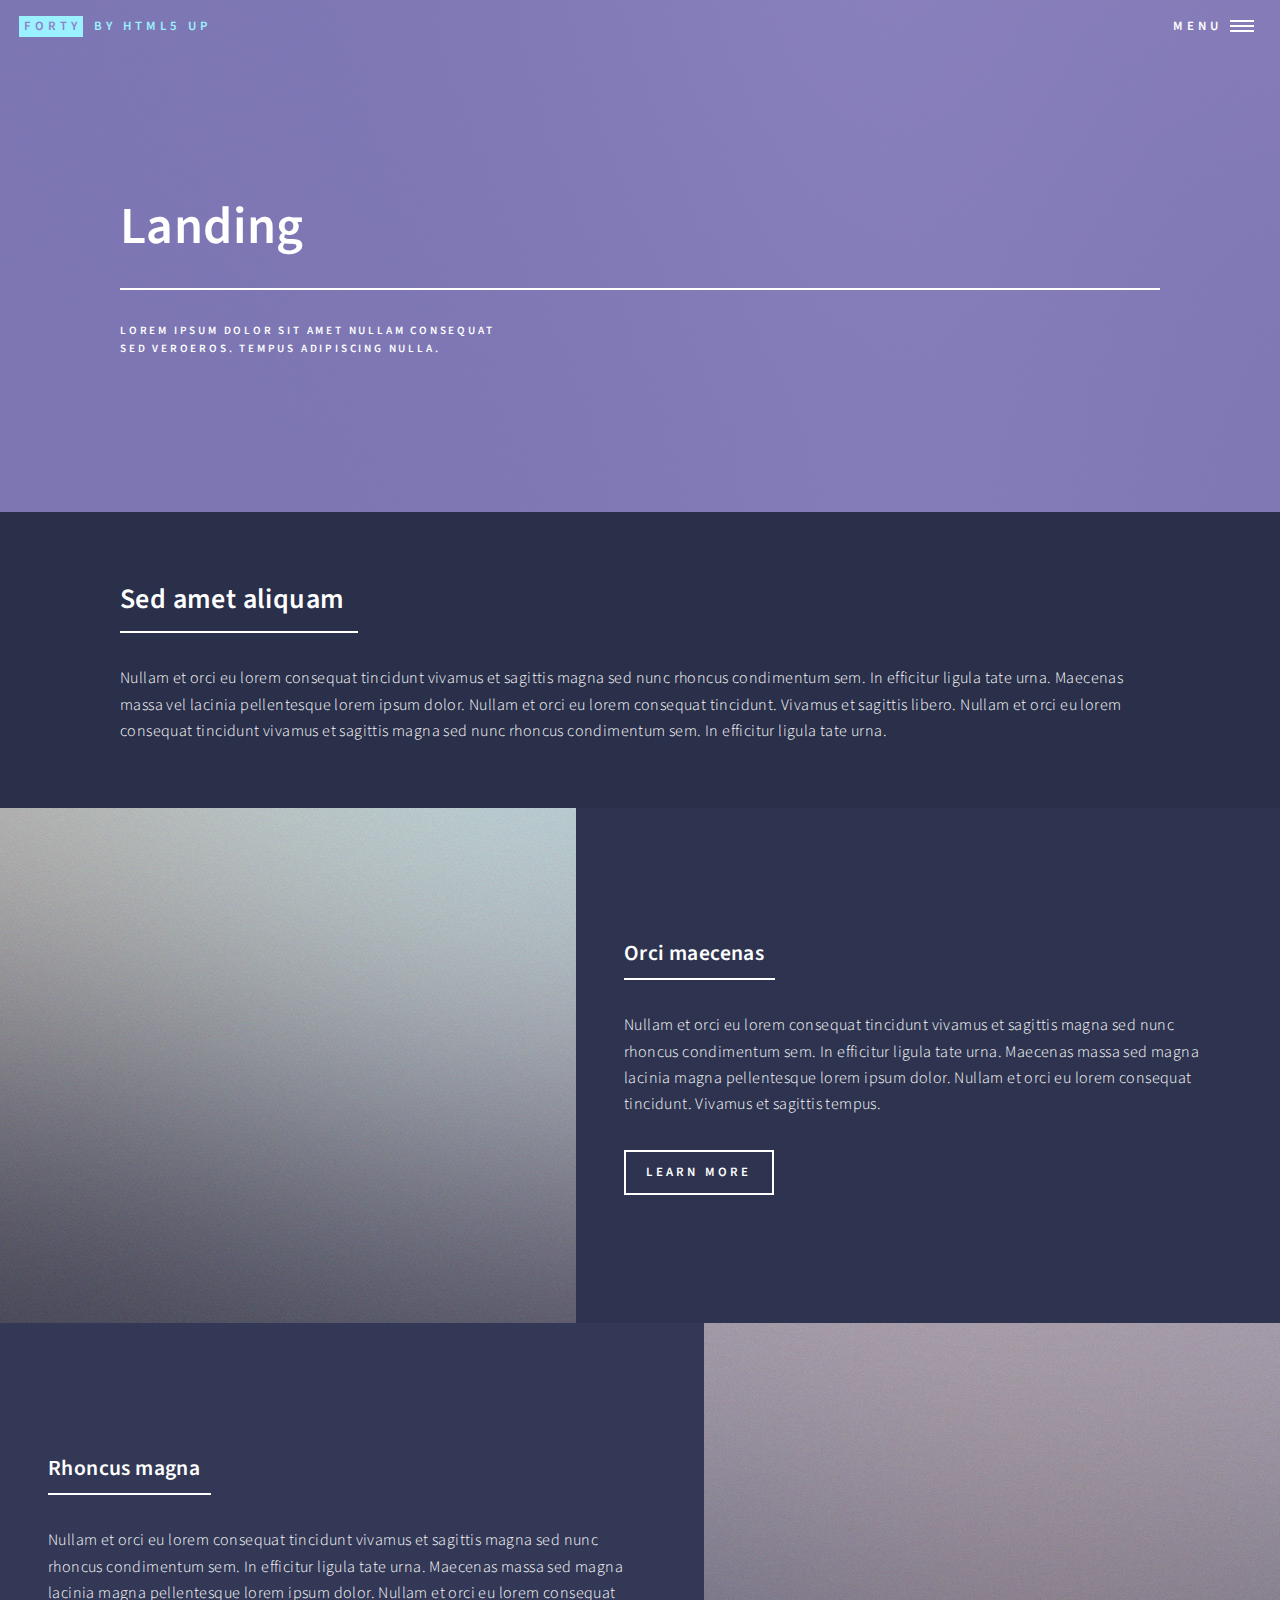
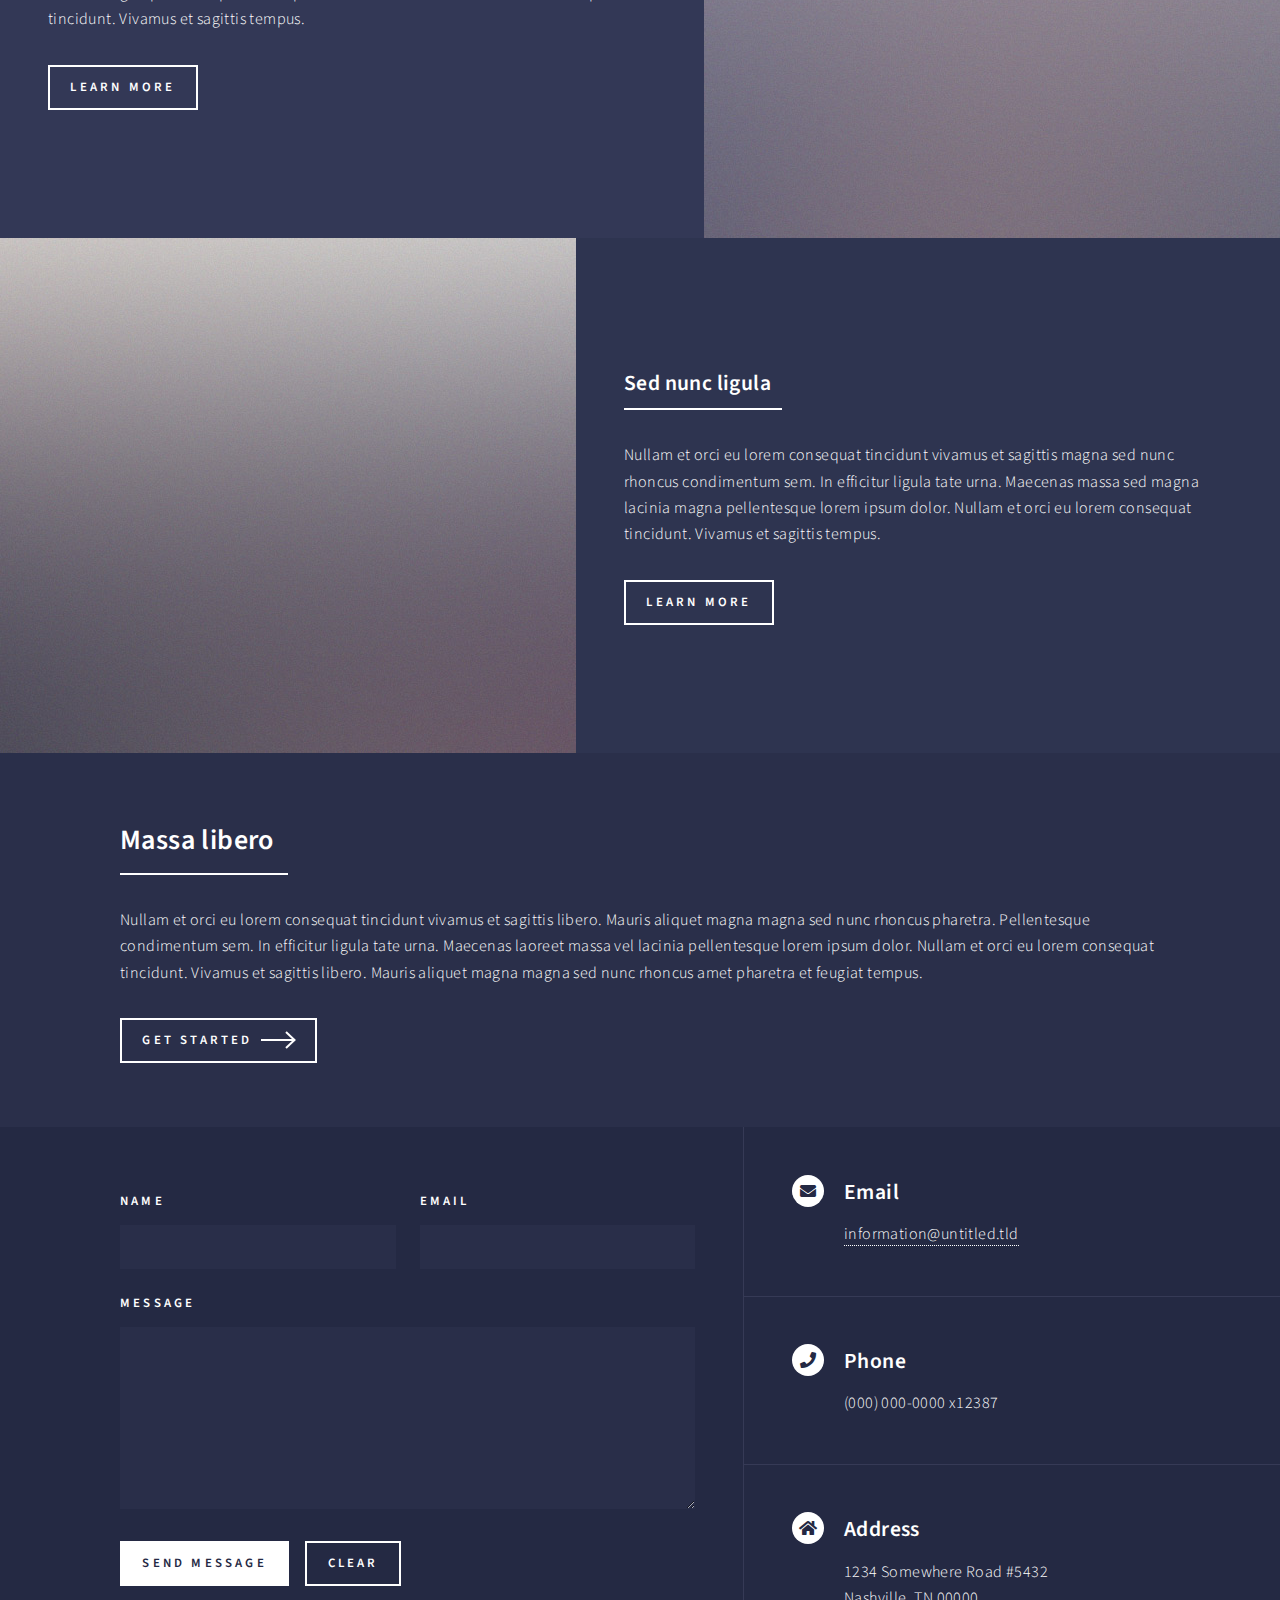
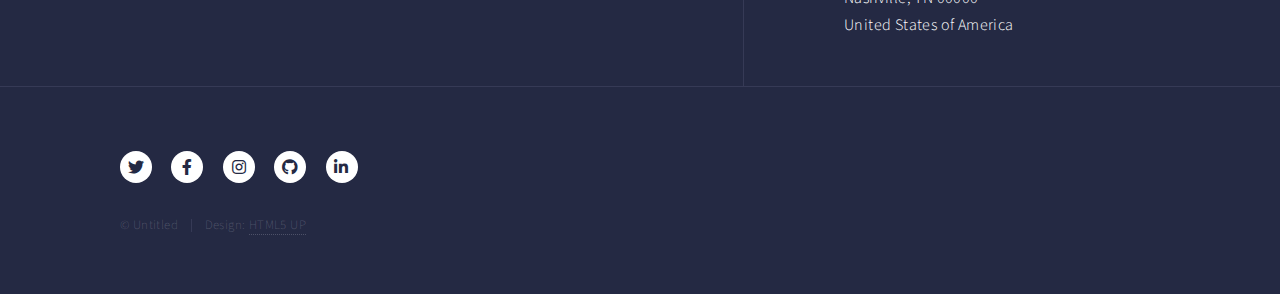
<file: landing.html>
<!DOCTYPE HTML>
<!--
	Forty by HTML5 UP
	html5up.net | @ajlkn
	Free for personal and commercial use under the CCA 3.0 license (html5up.net/license)
-->
<html>
	<head>
		<title>Landing - Forty by HTML5 UP</title>
		<meta charset="utf-8" />
		<meta name="viewport" content="width=device-width, initial-scale=1, user-scalable=no" />
		<link rel="stylesheet" href="assets/css/main.css" />
		<noscript><link rel="stylesheet" href="assets/css/noscript.css" /></noscript>
	</head>
	<body class="is-preload">

		<!-- Wrapper -->
			<div id="wrapper">

				<!-- Header -->
				<!-- Note: The "styleN" class below should match that of the banner element. -->
					<header id="header" class="alt style2">
						<a href="index.html" class="logo"><strong>Forty</strong> <span>by HTML5 UP</span></a>
						<nav>
							<a href="#menu">Menu</a>
						</nav>
					</header>

				<!-- Menu -->
					<nav id="menu">
						<ul class="links">
							<li><a href="index.html">Home</a></li>
							<li><a href="landing.html">Landing</a></li>
							<li><a href="generic.html">Generic</a></li>
							<li><a href="elements.html">Elements</a></li>
						</ul>
						<ul class="actions stacked">
							<li><a href="#" class="button primary fit">Get Started</a></li>
							<li><a href="#" class="button fit">Log In</a></li>
						</ul>
					</nav>

				<!-- Banner -->
				<!-- Note: The "styleN" class below should match that of the header element. -->
					<section id="banner" class="style2">
						<div class="inner">
							<span class="image">
								<img src="images/pic07.jpg" alt="" />
							</span>
							<header class="major">
								<h1>Landing</h1>
							</header>
							<div class="content">
								<p>Lorem ipsum dolor sit amet nullam consequat<br />
								sed veroeros. tempus adipiscing nulla.</p>
							</div>
						</div>
					</section>

				<!-- Main -->
					<div id="main">

						<!-- One -->
							<section id="one">
								<div class="inner">
									<header class="major">
										<h2>Sed amet aliquam</h2>
									</header>
									<p>Nullam et orci eu lorem consequat tincidunt vivamus et sagittis magna sed nunc rhoncus condimentum sem. In efficitur ligula tate urna. Maecenas massa vel lacinia pellentesque lorem ipsum dolor. Nullam et orci eu lorem consequat tincidunt. Vivamus et sagittis libero. Nullam et orci eu lorem consequat tincidunt vivamus et sagittis magna sed nunc rhoncus condimentum sem. In efficitur ligula tate urna.</p>
								</div>
							</section>

						<!-- Two -->
							<section id="two" class="spotlights">
								<section>
									<a href="generic.html" class="image">
										<img src="images/pic08.jpg" alt="" data-position="center center" />
									</a>
									<div class="content">
										<div class="inner">
											<header class="major">
												<h3>Orci maecenas</h3>
											</header>
											<p>Nullam et orci eu lorem consequat tincidunt vivamus et sagittis magna sed nunc rhoncus condimentum sem. In efficitur ligula tate urna. Maecenas massa sed magna lacinia magna pellentesque lorem ipsum dolor. Nullam et orci eu lorem consequat tincidunt. Vivamus et sagittis tempus.</p>
											<ul class="actions">
												<li><a href="generic.html" class="button">Learn more</a></li>
											</ul>
										</div>
									</div>
								</section>
								<section>
									<a href="generic.html" class="image">
										<img src="images/pic09.jpg" alt="" data-position="top center" />
									</a>
									<div class="content">
										<div class="inner">
											<header class="major">
												<h3>Rhoncus magna</h3>
											</header>
											<p>Nullam et orci eu lorem consequat tincidunt vivamus et sagittis magna sed nunc rhoncus condimentum sem. In efficitur ligula tate urna. Maecenas massa sed magna lacinia magna pellentesque lorem ipsum dolor. Nullam et orci eu lorem consequat tincidunt. Vivamus et sagittis tempus.</p>
											<ul class="actions">
												<li><a href="generic.html" class="button">Learn more</a></li>
											</ul>
										</div>
									</div>
								</section>
								<section>
									<a href="generic.html" class="image">
										<img src="images/pic10.jpg" alt="" data-position="25% 25%" />
									</a>
									<div class="content">
										<div class="inner">
											<header class="major">
												<h3>Sed nunc ligula</h3>
											</header>
											<p>Nullam et orci eu lorem consequat tincidunt vivamus et sagittis magna sed nunc rhoncus condimentum sem. In efficitur ligula tate urna. Maecenas massa sed magna lacinia magna pellentesque lorem ipsum dolor. Nullam et orci eu lorem consequat tincidunt. Vivamus et sagittis tempus.</p>
											<ul class="actions">
												<li><a href="generic.html" class="button">Learn more</a></li>
											</ul>
										</div>
									</div>
								</section>
							</section>

						<!-- Three -->
							<section id="three">
								<div class="inner">
									<header class="major">
										<h2>Massa libero</h2>
									</header>
									<p>Nullam et orci eu lorem consequat tincidunt vivamus et sagittis libero. Mauris aliquet magna magna sed nunc rhoncus pharetra. Pellentesque condimentum sem. In efficitur ligula tate urna. Maecenas laoreet massa vel lacinia pellentesque lorem ipsum dolor. Nullam et orci eu lorem consequat tincidunt. Vivamus et sagittis libero. Mauris aliquet magna magna sed nunc rhoncus amet pharetra et feugiat tempus.</p>
									<ul class="actions">
										<li><a href="generic.html" class="button next">Get Started</a></li>
									</ul>
								</div>
							</section>

					</div>

				<!-- Contact -->
					<section id="contact">
						<div class="inner">
							<section>
								<form method="post" action="#">
									<div class="fields">
										<div class="field half">
											<label for="name">Name</label>
											<input type="text" name="name" id="name" />
										</div>
										<div class="field half">
											<label for="email">Email</label>
											<input type="text" name="email" id="email" />
										</div>
										<div class="field">
											<label for="message">Message</label>
											<textarea name="message" id="message" rows="6"></textarea>
										</div>
									</div>
									<ul class="actions">
										<li><input type="submit" value="Send Message" class="primary" /></li>
										<li><input type="reset" value="Clear" /></li>
									</ul>
								</form>
							</section>
							<section class="split">
								<section>
									<div class="contact-method">
										<span class="icon solid alt fa-envelope"></span>
										<h3>Email</h3>
										<a href="#">information@untitled.tld</a>
									</div>
								</section>
								<section>
									<div class="contact-method">
										<span class="icon solid alt fa-phone"></span>
										<h3>Phone</h3>
										<span>(000) 000-0000 x12387</span>
									</div>
								</section>
								<section>
									<div class="contact-method">
										<span class="icon solid alt fa-home"></span>
										<h3>Address</h3>
										<span>1234 Somewhere Road #5432<br />
										Nashville, TN 00000<br />
										United States of America</span>
									</div>
								</section>
							</section>
						</div>
					</section>

				<!-- Footer -->
					<footer id="footer">
						<div class="inner">
							<ul class="icons">
								<li><a href="#" class="icon brands alt fa-twitter"><span class="label">Twitter</span></a></li>
								<li><a href="#" class="icon brands alt fa-facebook-f"><span class="label">Facebook</span></a></li>
								<li><a href="#" class="icon brands alt fa-instagram"><span class="label">Instagram</span></a></li>
								<li><a href="#" class="icon brands alt fa-github"><span class="label">GitHub</span></a></li>
								<li><a href="#" class="icon brands alt fa-linkedin-in"><span class="label">LinkedIn</span></a></li>
							</ul>
							<ul class="copyright">
								<li>&copy; Untitled</li><li>Design: <a href="https://html5up.net">HTML5 UP</a></li>
							</ul>
						</div>
					</footer>

			</div>

		<!-- Scripts -->
			<script src="assets/js/jquery.min.js"></script>
			<script src="assets/js/jquery.scrolly.min.js"></script>
			<script src="assets/js/jquery.scrollex.min.js"></script>
			<script src="assets/js/browser.min.js"></script>
			<script src="assets/js/breakpoints.min.js"></script>
			<script src="assets/js/util.js"></script>
			<script src="assets/js/main.js"></script>

	</body>
</html>
</file>
<file: assets/css/noscript.css>
/*
	Forty by HTML5 UP
	html5up.net | @ajlkn
	Free for personal and commercial use under the CCA 3.0 license (html5up.net/license)
*/

/* Banner */

	body.is-preload #banner:after {
		opacity: 0.85;
	}

	body.is-preload #banner > .inner {
		-moz-filter: none;
		-webkit-filter: none;
		-ms-filter: none;
		filter: none;
		-moz-transform: none;
		-webkit-transform: none;
		-ms-transform: none;
		transform: none;
		opacity: 1;
	}
</file>
<file: assets/css/main.css>
@import url(fontawesome-all.min.css);
@import url("https://fonts.googleapis.com/css?family=Source+Sans+Pro:300,300italic,600,600italic");

/*
	Forty by HTML5 UP
	html5up.net | @ajlkn
	Free for personal and commercial use under the CCA 3.0 license (html5up.net/license)
*/

html, body, div, span, applet, object,
iframe, h1, h2, h3, h4, h5, h6, p, blockquote,
pre, a, abbr, acronym, address, big, cite,
code, del, dfn, em, img, ins, kbd, q, s, samp,
small, strike, strong, sub, sup, tt, var, b,
u, i, center, dl, dt, dd, ol, ul, li, fieldset,
form, label, legend, table, caption, tbody,
tfoot, thead, tr, th, td, article, aside,
canvas, details, embed, figure, figcaption,
footer, header, hgroup, menu, nav, output, ruby,
section, summary, time, mark, audio, video {
	margin: 0;
	padding: 0;
	border: 0;
	font-size: 100%;
	font: inherit;
	vertical-align: baseline;}

article, aside, details, figcaption, figure,
footer, header, hgroup, menu, nav, section {
	display: block;}

body {
	line-height: 1;
}

ol, ul {
	list-style: none;
}

blockquote, q {
	quotes: none;
}

	blockquote:before, blockquote:after, q:before, q:after {
		content: '';
		content: none;
	}

table {
	border-collapse: collapse;
	border-spacing: 0;
}

body {
	-webkit-text-size-adjust: none;
}

mark {
	background-color: transparent;
	color: inherit;
}

input::-moz-focus-inner {
	border: 0;
	padding: 0;
}

input, select, textarea {
	-moz-appearance: none;
	-webkit-appearance: none;
	-ms-appearance: none;
	appearance: none;
}

/* Basic */

	@-ms-viewport {
		width: device-width;
	}

	body {
		-ms-overflow-style: scrollbar;
	}

	@media screen and (max-width: 480px) {

		html, body {
			min-width: 320px;
		}

	}

	html {
		box-sizing: border-box;
	}

	*, *:before, *:after {
		box-sizing: inherit;
	}

	body {
		background: #242943;
	}

		body.is-preload *, body.is-preload *:before, body.is-preload *:after {
			-moz-animation: none !important;
			-webkit-animation: none !important;
			-ms-animation: none !important;
			animation: none !important;
			-moz-transition: none !important;
			-webkit-transition: none !important;
			-ms-transition: none !important;
			transition: none !important;
		}

/* Type */

	body, input, select, textarea {
		color: #ffffff;
		font-family: "Source Sans Pro", Helvetica, sans-serif;
		font-size: 17pt;
		font-weight: 300;
		letter-spacing: 0.025em;
		line-height: 1.65;
	}

		@media screen and (max-width: 1680px) {

			body, input, select, textarea {
				font-size: 14pt;
			}

		}

		@media screen and (max-width: 1280px) {

			body, input, select, textarea {
				font-size: 12pt;
			}

		}

		@media screen and (max-width: 360px) {

			body, input, select, textarea {
				font-size: 11pt;
			}

		}

	a {
		-moz-transition: color 0.2s ease-in-out, border-bottom-color 0.2s ease-in-out;
		-webkit-transition: color 0.2s ease-in-out, border-bottom-color 0.2s ease-in-out;
		-ms-transition: color 0.2s ease-in-out, border-bottom-color 0.2s ease-in-out;
		transition: color 0.2s ease-in-out, border-bottom-color 0.2s ease-in-out;
		border-bottom: dotted 1px;
		color: inherit;
		text-decoration: none;
	}

		a:hover {
			border-bottom-color: transparent;
			color: #9bf1ff !important;
		}

		a:active {
			color: #53e3fb !important;
		}

	strong, b {
		color: #ffffff;
		font-weight: 600;
	}

	em, i {
		font-style: italic;
	}

	p {
		margin: 0 0 2em 0;
	}

	h1, h2, h3, h4, h5, h6 {
		color: #ffffff;
		font-weight: 600;
		line-height: 1.65;
		margin: 0 0 1em 0;
	}

		h1 a, h2 a, h3 a, h4 a, h5 a, h6 a {
			color: inherit;
			border-bottom: 0;
		}

	h1 {
		font-size: 2.5em;
	}

	h2 {
		font-size: 1.75em;
	}

	h3 {
		font-size: 1.35em;
	}

	h4 {
		font-size: 1.1em;
	}

	h5 {
		font-size: 0.9em;
	}

	h6 {
		font-size: 0.7em;
	}

	@media screen and (max-width: 736px) {

		h1 {
			font-size: 2em;
		}

		h2 {
			font-size: 1.5em;
		}

		h3 {
			font-size: 1.25em;
		}

	}

	sub {
		font-size: 0.8em;
		position: relative;
		top: 0.5em;
	}

	sup {
		font-size: 0.8em;
		position: relative;
		top: -0.5em;
	}

	blockquote {
		border-left: solid 4px rgba(212, 212, 255, 0.1);
		font-style: italic;
		margin: 0 0 2em 0;
		padding: 0.5em 0 0.5em 2em;
	}

	code {
		background: rgba(212, 212, 255, 0.035);
		font-family: "Courier New", monospace;
		font-size: 0.9em;
		margin: 0 0.25em;
		padding: 0.25em 0.65em;
	}

	pre {
		-webkit-overflow-scrolling: touch;
		font-family: "Courier New", monospace;
		font-size: 0.9em;
		margin: 0 0 2em 0;
	}

		pre code {
			display: block;
			line-height: 1.75;
			padding: 1em 1.5em;
			overflow-x: auto;
		}

	hr {
		border: 0;
		border-bottom: solid 1px rgba(212, 212, 255, 0.1);
		margin: 2em 0;
	}

		hr.major {
			margin: 3em 0;
		}

	.align-left {
		text-align: left;
	}

	.align-center {
		text-align: center;
	}

	.align-right {
		text-align: right;
	}

/* Row */

	.row {
		display: flex;
		flex-wrap: wrap;
		box-sizing: border-box;
		align-items: stretch;
	}

		.row > * {
			box-sizing: border-box;
		}

		.row.gtr-uniform > * > :last-child {
			margin-bottom: 0;
		}

		.row.aln-left {
			justify-content: flex-start;
		}

		.row.aln-center {
			justify-content: center;
		}

		.row.aln-right {
			justify-content: flex-end;
		}

		.row.aln-top {
			align-items: flex-start;
		}

		.row.aln-middle {
			align-items: center;
		}

		.row.aln-bottom {
			align-items: flex-end;
		}

		.row > .imp {
			order: -1;
		}

		.row > .col-1 {
			width: 8.33333%;
		}

		.row > .off-1 {
			margin-left: 8.33333%;
		}

		.row > .col-2 {
			width: 16.66667%;
		}

		.row > .off-2 {
			margin-left: 16.66667%;
		}

		.row > .col-3 {
			width: 25%;
		}

		.row > .off-3 {
			margin-left: 25%;
		}

		.row > .col-4 {
			width: 33.33333%;
		}

		.row > .off-4 {
			margin-left: 33.33333%;
		}

		.row > .col-5 {
			width: 41.66667%;
		}

		.row > .off-5 {
			margin-left: 41.66667%;
		}

		.row > .col-6 {
			width: 50%;
		}

		.row > .off-6 {
			margin-left: 50%;
		}

		.row > .col-7 {
			width: 58.33333%;
		}

		.row > .off-7 {
			margin-left: 58.33333%;
		}

		.row > .col-8 {
			width: 66.66667%;
		}

		.row > .off-8 {
			margin-left: 66.66667%;
		}

		.row > .col-9 {
			width: 75%;
		}

		.row > .off-9 {
			margin-left: 75%;
		}

		.row > .col-10 {
			width: 83.33333%;
		}

		.row > .off-10 {
			margin-left: 83.33333%;
		}

		.row > .col-11 {
			width: 91.66667%;
		}

		.row > .off-11 {
			margin-left: 91.66667%;
		}

		.row > .col-12 {
			width: 100%;
		}

		.row > .off-12 {
			margin-left: 100%;
		}

		.row.gtr-0 {
			margin-top: 0;
			margin-left: 0em;
		}

			.row.gtr-0 > * {
				padding: 0 0 0 0em;
			}

			.row.gtr-0.gtr-uniform {
				margin-top: 0em;
			}

				.row.gtr-0.gtr-uniform > * {
					padding-top: 0em;
				}

		.row.gtr-25 {
			margin-top: 0;
			margin-left: -0.5em;
		}

			.row.gtr-25 > * {
				padding: 0 0 0 0.5em;
			}

			.row.gtr-25.gtr-uniform {
				margin-top: -0.5em;
			}

				.row.gtr-25.gtr-uniform > * {
					padding-top: 0.5em;
				}

		.row.gtr-50 {
			margin-top: 0;
			margin-left: -1em;
		}

			.row.gtr-50 > * {
				padding: 0 0 0 1em;
			}

			.row.gtr-50.gtr-uniform {
				margin-top: -1em;
			}

				.row.gtr-50.gtr-uniform > * {
					padding-top: 1em;
				}

		.row {
			margin-top: 0;
			margin-left: -2em;
		}

			.row > * {
				padding: 0 0 0 2em;
			}

			.row.gtr-uniform {
				margin-top: -2em;
			}

				.row.gtr-uniform > * {
					padding-top: 2em;
				}

		.row.gtr-150 {
			margin-top: 0;
			margin-left: -3em;
		}

			.row.gtr-150 > * {
				padding: 0 0 0 3em;
			}

			.row.gtr-150.gtr-uniform {
				margin-top: -3em;
			}

				.row.gtr-150.gtr-uniform > * {
					padding-top: 3em;
				}

		.row.gtr-200 {
			margin-top: 0;
			margin-left: -4em;
		}

			.row.gtr-200 > * {
				padding: 0 0 0 4em;
			}

			.row.gtr-200.gtr-uniform {
				margin-top: -4em;
			}

				.row.gtr-200.gtr-uniform > * {
					padding-top: 4em;
				}

		@media screen and (max-width: 1680px) {

			.row {
				display: flex;
				flex-wrap: wrap;
				box-sizing: border-box;
				align-items: stretch;
			}

				.row > * {
					box-sizing: border-box;
				}

				.row.gtr-uniform > * > :last-child {
					margin-bottom: 0;
				}

				.row.aln-left {
					justify-content: flex-start;
				}

				.row.aln-center {
					justify-content: center;
				}

				.row.aln-right {
					justify-content: flex-end;
				}

				.row.aln-top {
					align-items: flex-start;
				}

				.row.aln-middle {
					align-items: center;
				}

				.row.aln-bottom {
					align-items: flex-end;
				}

				.row > .imp-xlarge {
					order: -1;
				}

				.row > .col-1-xlarge {
					width: 8.33333%;
				}

				.row > .off-1-xlarge {
					margin-left: 8.33333%;
				}

				.row > .col-2-xlarge {
					width: 16.66667%;
				}

				.row > .off-2-xlarge {
					margin-left: 16.66667%;
				}

				.row > .col-3-xlarge {
					width: 25%;
				}

				.row > .off-3-xlarge {
					margin-left: 25%;
				}

				.row > .col-4-xlarge {
					width: 33.33333%;
				}

				.row > .off-4-xlarge {
					margin-left: 33.33333%;
				}

				.row > .col-5-xlarge {
					width: 41.66667%;
				}

				.row > .off-5-xlarge {
					margin-left: 41.66667%;
				}

				.row > .col-6-xlarge {
					width: 50%;
				}

				.row > .off-6-xlarge {
					margin-left: 50%;
				}

				.row > .col-7-xlarge {
					width: 58.33333%;
				}

				.row > .off-7-xlarge {
					margin-left: 58.33333%;
				}

				.row > .col-8-xlarge {
					width: 66.66667%;
				}

				.row > .off-8-xlarge {
					margin-left: 66.66667%;
				}

				.row > .col-9-xlarge {
					width: 75%;
				}

				.row > .off-9-xlarge {
					margin-left: 75%;
				}

				.row > .col-10-xlarge {
					width: 83.33333%;
				}

				.row > .off-10-xlarge {
					margin-left: 83.33333%;
				}

				.row > .col-11-xlarge {
					width: 91.66667%;
				}

				.row > .off-11-xlarge {
					margin-left: 91.66667%;
				}

				.row > .col-12-xlarge {
					width: 100%;
				}

				.row > .off-12-xlarge {
					margin-left: 100%;
				}

				.row.gtr-0 {
					margin-top: 0;
					margin-left: 0em;
				}

					.row.gtr-0 > * {
						padding: 0 0 0 0em;
					}

					.row.gtr-0.gtr-uniform {
						margin-top: 0em;
					}

						.row.gtr-0.gtr-uniform > * {
							padding-top: 0em;
						}

				.row.gtr-25 {
					margin-top: 0;
					margin-left: -0.5em;
				}

					.row.gtr-25 > * {
						padding: 0 0 0 0.5em;
					}

					.row.gtr-25.gtr-uniform {
						margin-top: -0.5em;
					}

						.row.gtr-25.gtr-uniform > * {
							padding-top: 0.5em;
						}

				.row.gtr-50 {
					margin-top: 0;
					margin-left: -1em;
				}

					.row.gtr-50 > * {
						padding: 0 0 0 1em;
					}

					.row.gtr-50.gtr-uniform {
						margin-top: -1em;
					}

						.row.gtr-50.gtr-uniform > * {
							padding-top: 1em;
						}

				.row {
					margin-top: 0;
					margin-left: -2em;
				}

					.row > * {
						padding: 0 0 0 2em;
					}

					.row.gtr-uniform {
						margin-top: -2em;
					}

						.row.gtr-uniform > * {
							padding-top: 2em;
						}

				.row.gtr-150 {
					margin-top: 0;
					margin-left: -3em;
				}

					.row.gtr-150 > * {
						padding: 0 0 0 3em;
					}

					.row.gtr-150.gtr-uniform {
						margin-top: -3em;
					}

						.row.gtr-150.gtr-uniform > * {
							padding-top: 3em;
						}

				.row.gtr-200 {
					margin-top: 0;
					margin-left: -4em;
				}

					.row.gtr-200 > * {
						padding: 0 0 0 4em;
					}

					.row.gtr-200.gtr-uniform {
						margin-top: -4em;
					}

						.row.gtr-200.gtr-uniform > * {
							padding-top: 4em;
						}

		}

		@media screen and (max-width: 1280px) {

			.row {
				display: flex;
				flex-wrap: wrap;
				box-sizing: border-box;
				align-items: stretch;
			}

				.row > * {
					box-sizing: border-box;
				}

				.row.gtr-uniform > * > :last-child {
					margin-bottom: 0;
				}

				.row.aln-left {
					justify-content: flex-start;
				}

				.row.aln-center {
					justify-content: center;
				}

				.row.aln-right {
					justify-content: flex-end;
				}

				.row.aln-top {
					align-items: flex-start;
				}

				.row.aln-middle {
					align-items: center;
				}

				.row.aln-bottom {
					align-items: flex-end;
				}

				.row > .imp-large {
					order: -1;
				}

				.row > .col-1-large {
					width: 8.33333%;
				}

				.row > .off-1-large {
					margin-left: 8.33333%;
				}

				.row > .col-2-large {
					width: 16.66667%;
				}

				.row > .off-2-large {
					margin-left: 16.66667%;
				}

				.row > .col-3-large {
					width: 25%;
				}

				.row > .off-3-large {
					margin-left: 25%;
				}

				.row > .col-4-large {
					width: 33.33333%;
				}

				.row > .off-4-large {
					margin-left: 33.33333%;
				}

				.row > .col-5-large {
					width: 41.66667%;
				}

				.row > .off-5-large {
					margin-left: 41.66667%;
				}

				.row > .col-6-large {
					width: 50%;
				}

				.row > .off-6-large {
					margin-left: 50%;
				}

				.row > .col-7-large {
					width: 58.33333%;
				}

				.row > .off-7-large {
					margin-left: 58.33333%;
				}

				.row > .col-8-large {
					width: 66.66667%;
				}

				.row > .off-8-large {
					margin-left: 66.66667%;
				}

				.row > .col-9-large {
					width: 75%;
				}

				.row > .off-9-large {
					margin-left: 75%;
				}

				.row > .col-10-large {
					width: 83.33333%;
				}

				.row > .off-10-large {
					margin-left: 83.33333%;
				}

				.row > .col-11-large {
					width: 91.66667%;
				}

				.row > .off-11-large {
					margin-left: 91.66667%;
				}

				.row > .col-12-large {
					width: 100%;
				}

				.row > .off-12-large {
					margin-left: 100%;
				}

				.row.gtr-0 {
					margin-top: 0;
					margin-left: 0em;
				}

					.row.gtr-0 > * {
						padding: 0 0 0 0em;
					}

					.row.gtr-0.gtr-uniform {
						margin-top: 0em;
					}

						.row.gtr-0.gtr-uniform > * {
							padding-top: 0em;
						}

				.row.gtr-25 {
					margin-top: 0;
					margin-left: -0.375em;
				}

					.row.gtr-25 > * {
						padding: 0 0 0 0.375em;
					}

					.row.gtr-25.gtr-uniform {
						margin-top: -0.375em;
					}

						.row.gtr-25.gtr-uniform > * {
							padding-top: 0.375em;
						}

				.row.gtr-50 {
					margin-top: 0;
					margin-left: -0.75em;
				}

					.row.gtr-50 > * {
						padding: 0 0 0 0.75em;
					}

					.row.gtr-50.gtr-uniform {
						margin-top: -0.75em;
					}

						.row.gtr-50.gtr-uniform > * {
							padding-top: 0.75em;
						}

				.row {
					margin-top: 0;
					margin-left: -1.5em;
				}

					.row > * {
						padding: 0 0 0 1.5em;
					}

					.row.gtr-uniform {
						margin-top: -1.5em;
					}

						.row.gtr-uniform > * {
							padding-top: 1.5em;
						}

				.row.gtr-150 {
					margin-top: 0;
					margin-left: -2.25em;
				}

					.row.gtr-150 > * {
						padding: 0 0 0 2.25em;
					}

					.row.gtr-150.gtr-uniform {
						margin-top: -2.25em;
					}

						.row.gtr-150.gtr-uniform > * {
							padding-top: 2.25em;
						}

				.row.gtr-200 {
					margin-top: 0;
					margin-left: -3em;
				}

					.row.gtr-200 > * {
						padding: 0 0 0 3em;
					}

					.row.gtr-200.gtr-uniform {
						margin-top: -3em;
					}

						.row.gtr-200.gtr-uniform > * {
							padding-top: 3em;
						}

		}

		@media screen and (max-width: 980px) {

			.row {
				display: flex;
				flex-wrap: wrap;
				box-sizing: border-box;
				align-items: stretch;
			}

				.row > * {
					box-sizing: border-box;
				}

				.row.gtr-uniform > * > :last-child {
					margin-bottom: 0;
				}

				.row.aln-left {
					justify-content: flex-start;
				}

				.row.aln-center {
					justify-content: center;
				}

				.row.aln-right {
					justify-content: flex-end;
				}

				.row.aln-top {
					align-items: flex-start;
				}

				.row.aln-middle {
					align-items: center;
				}

				.row.aln-bottom {
					align-items: flex-end;
				}

				.row > .imp-medium {
					order: -1;
				}

				.row > .col-1-medium {
					width: 8.33333%;
				}

				.row > .off-1-medium {
					margin-left: 8.33333%;
				}

				.row > .col-2-medium {
					width: 16.66667%;
				}

				.row > .off-2-medium {
					margin-left: 16.66667%;
				}

				.row > .col-3-medium {
					width: 25%;
				}

				.row > .off-3-medium {
					margin-left: 25%;
				}

				.row > .col-4-medium {
					width: 33.33333%;
				}

				.row > .off-4-medium {
					margin-left: 33.33333%;
				}

				.row > .col-5-medium {
					width: 41.66667%;
				}

				.row > .off-5-medium {
					margin-left: 41.66667%;
				}

				.row > .col-6-medium {
					width: 50%;
				}

				.row > .off-6-medium {
					margin-left: 50%;
				}

				.row > .col-7-medium {
					width: 58.33333%;
				}

				.row > .off-7-medium {
					margin-left: 58.33333%;
				}

				.row > .col-8-medium {
					width: 66.66667%;
				}

				.row > .off-8-medium {
					margin-left: 66.66667%;
				}

				.row > .col-9-medium {
					width: 75%;
				}

				.row > .off-9-medium {
					margin-left: 75%;
				}

				.row > .col-10-medium {
					width: 83.33333%;
				}

				.row > .off-10-medium {
					margin-left: 83.33333%;
				}

				.row > .col-11-medium {
					width: 91.66667%;
				}

				.row > .off-11-medium {
					margin-left: 91.66667%;
				}

				.row > .col-12-medium {
					width: 100%;
				}

				.row > .off-12-medium {
					margin-left: 100%;
				}

				.row.gtr-0 {
					margin-top: 0;
					margin-left: 0em;
				}

					.row.gtr-0 > * {
						padding: 0 0 0 0em;
					}

					.row.gtr-0.gtr-uniform {
						margin-top: 0em;
					}

						.row.gtr-0.gtr-uniform > * {
							padding-top: 0em;
						}

				.row.gtr-25 {
					margin-top: 0;
					margin-left: -0.375em;
				}

					.row.gtr-25 > * {
						padding: 0 0 0 0.375em;
					}

					.row.gtr-25.gtr-uniform {
						margin-top: -0.375em;
					}

						.row.gtr-25.gtr-uniform > * {
							padding-top: 0.375em;
						}

				.row.gtr-50 {
					margin-top: 0;
					margin-left: -0.75em;
				}

					.row.gtr-50 > * {
						padding: 0 0 0 0.75em;
					}

					.row.gtr-50.gtr-uniform {
						margin-top: -0.75em;
					}

						.row.gtr-50.gtr-uniform > * {
							padding-top: 0.75em;
						}

				.row {
					margin-top: 0;
					margin-left: -1.5em;
				}

					.row > * {
						padding: 0 0 0 1.5em;
					}

					.row.gtr-uniform {
						margin-top: -1.5em;
					}

						.row.gtr-uniform > * {
							padding-top: 1.5em;
						}

				.row.gtr-150 {
					margin-top: 0;
					margin-left: -2.25em;
				}

					.row.gtr-150 > * {
						padding: 0 0 0 2.25em;
					}

					.row.gtr-150.gtr-uniform {
						margin-top: -2.25em;
					}

						.row.gtr-150.gtr-uniform > * {
							padding-top: 2.25em;
						}

				.row.gtr-200 {
					margin-top: 0;
					margin-left: -3em;
				}

					.row.gtr-200 > * {
						padding: 0 0 0 3em;
					}

					.row.gtr-200.gtr-uniform {
						margin-top: -3em;
					}

						.row.gtr-200.gtr-uniform > * {
							padding-top: 3em;
						}

		}

		@media screen and (max-width: 736px) {

			.row {
				display: flex;
				flex-wrap: wrap;
				box-sizing: border-box;
				align-items: stretch;
			}

				.row > * {
					box-sizing: border-box;
				}

				.row.gtr-uniform > * > :last-child {
					margin-bottom: 0;
				}

				.row.aln-left {
					justify-content: flex-start;
				}

				.row.aln-center {
					justify-content: center;
				}

				.row.aln-right {
					justify-content: flex-end;
				}

				.row.aln-top {
					align-items: flex-start;
				}

				.row.aln-middle {
					align-items: center;
				}

				.row.aln-bottom {
					align-items: flex-end;
				}

				.row > .imp-small {
					order: -1;
				}

				.row > .col-1-small {
					width: 8.33333%;
				}

				.row > .off-1-small {
					margin-left: 8.33333%;
				}

				.row > .col-2-small {
					width: 16.66667%;
				}

				.row > .off-2-small {
					margin-left: 16.66667%;
				}

				.row > .col-3-small {
					width: 25%;
				}

				.row > .off-3-small {
					margin-left: 25%;
				}

				.row > .col-4-small {
					width: 33.33333%;
				}

				.row > .off-4-small {
					margin-left: 33.33333%;
				}

				.row > .col-5-small {
					width: 41.66667%;
				}

				.row > .off-5-small {
					margin-left: 41.66667%;
				}

				.row > .col-6-small {
					width: 50%;
				}

				.row > .off-6-small {
					margin-left: 50%;
				}

				.row > .col-7-small {
					width: 58.33333%;
				}

				.row > .off-7-small {
					margin-left: 58.33333%;
				}

				.row > .col-8-small {
					width: 66.66667%;
				}

				.row > .off-8-small {
					margin-left: 66.66667%;
				}

				.row > .col-9-small {
					width: 75%;
				}

				.row > .off-9-small {
					margin-left: 75%;
				}

				.row > .col-10-small {
					width: 83.33333%;
				}

				.row > .off-10-small {
					margin-left: 83.33333%;
				}

				.row > .col-11-small {
					width: 91.66667%;
				}

				.row > .off-11-small {
					margin-left: 91.66667%;
				}

				.row > .col-12-small {
					width: 100%;
				}

				.row > .off-12-small {
					margin-left: 100%;
				}

				.row.gtr-0 {
					margin-top: 0;
					margin-left: 0em;
				}

					.row.gtr-0 > * {
						padding: 0 0 0 0em;
					}

					.row.gtr-0.gtr-uniform {
						margin-top: 0em;
					}

						.row.gtr-0.gtr-uniform > * {
							padding-top: 0em;
						}

				.row.gtr-25 {
					margin-top: 0;
					margin-left: -0.3125em;
				}

					.row.gtr-25 > * {
						padding: 0 0 0 0.3125em;
					}

					.row.gtr-25.gtr-uniform {
						margin-top: -0.3125em;
					}

						.row.gtr-25.gtr-uniform > * {
							padding-top: 0.3125em;
						}

				.row.gtr-50 {
					margin-top: 0;
					margin-left: -0.625em;
				}

					.row.gtr-50 > * {
						padding: 0 0 0 0.625em;
					}

					.row.gtr-50.gtr-uniform {
						margin-top: -0.625em;
					}

						.row.gtr-50.gtr-uniform > * {
							padding-top: 0.625em;
						}

				.row {
					margin-top: 0;
					margin-left: -1.25em;
				}

					.row > * {
						padding: 0 0 0 1.25em;
					}

					.row.gtr-uniform {
						margin-top: -1.25em;
					}

						.row.gtr-uniform > * {
							padding-top: 1.25em;
						}

				.row.gtr-150 {
					margin-top: 0;
					margin-left: -1.875em;
				}

					.row.gtr-150 > * {
						padding: 0 0 0 1.875em;
					}

					.row.gtr-150.gtr-uniform {
						margin-top: -1.875em;
					}

						.row.gtr-150.gtr-uniform > * {
							padding-top: 1.875em;
						}

				.row.gtr-200 {
					margin-top: 0;
					margin-left: -2.5em;
				}

					.row.gtr-200 > * {
						padding: 0 0 0 2.5em;
					}

					.row.gtr-200.gtr-uniform {
						margin-top: -2.5em;
					}

						.row.gtr-200.gtr-uniform > * {
							padding-top: 2.5em;
						}

		}

		@media screen and (max-width: 480px) {

			.row {
				display: flex;
				flex-wrap: wrap;
				box-sizing: border-box;
				align-items: stretch;
			}

				.row > * {
					box-sizing: border-box;
				}

				.row.gtr-uniform > * > :last-child {
					margin-bottom: 0;
				}

				.row.aln-left {
					justify-content: flex-start;
				}

				.row.aln-center {
					justify-content: center;
				}

				.row.aln-right {
					justify-content: flex-end;
				}

				.row.aln-top {
					align-items: flex-start;
				}

				.row.aln-middle {
					align-items: center;
				}

				.row.aln-bottom {
					align-items: flex-end;
				}

				.row > .imp-xsmall {
					order: -1;
				}

				.row > .col-1-xsmall {
					width: 8.33333%;
				}

				.row > .off-1-xsmall {
					margin-left: 8.33333%;
				}

				.row > .col-2-xsmall {
					width: 16.66667%;
				}

				.row > .off-2-xsmall {
					margin-left: 16.66667%;
				}

				.row > .col-3-xsmall {
					width: 25%;
				}

				.row > .off-3-xsmall {
					margin-left: 25%;
				}

				.row > .col-4-xsmall {
					width: 33.33333%;
				}

				.row > .off-4-xsmall {
					margin-left: 33.33333%;
				}

				.row > .col-5-xsmall {
					width: 41.66667%;
				}

				.row > .off-5-xsmall {
					margin-left: 41.66667%;
				}

				.row > .col-6-xsmall {
					width: 50%;
				}

				.row > .off-6-xsmall {
					margin-left: 50%;
				}

				.row > .col-7-xsmall {
					width: 58.33333%;
				}

				.row > .off-7-xsmall {
					margin-left: 58.33333%;
				}

				.row > .col-8-xsmall {
					width: 66.66667%;
				}

				.row > .off-8-xsmall {
					margin-left: 66.66667%;
				}

				.row > .col-9-xsmall {
					width: 75%;
				}

				.row > .off-9-xsmall {
					margin-left: 75%;
				}

				.row > .col-10-xsmall {
					width: 83.33333%;
				}

				.row > .off-10-xsmall {
					margin-left: 83.33333%;
				}

				.row > .col-11-xsmall {
					width: 91.66667%;
				}

				.row > .off-11-xsmall {
					margin-left: 91.66667%;
				}

				.row > .col-12-xsmall {
					width: 100%;
				}

				.row > .off-12-xsmall {
					margin-left: 100%;
				}

				.row.gtr-0 {
					margin-top: 0;
					margin-left: 0em;
				}

					.row.gtr-0 > * {
						padding: 0 0 0 0em;
					}

					.row.gtr-0.gtr-uniform {
						margin-top: 0em;
					}

						.row.gtr-0.gtr-uniform > * {
							padding-top: 0em;
						}

				.row.gtr-25 {
					margin-top: 0;
					margin-left: -0.3125em;
				}

					.row.gtr-25 > * {
						padding: 0 0 0 0.3125em;
					}

					.row.gtr-25.gtr-uniform {
						margin-top: -0.3125em;
					}

						.row.gtr-25.gtr-uniform > * {
							padding-top: 0.3125em;
						}

				.row.gtr-50 {
					margin-top: 0;
					margin-left: -0.625em;
				}

					.row.gtr-50 > * {
						padding: 0 0 0 0.625em;
					}

					.row.gtr-50.gtr-uniform {
						margin-top: -0.625em;
					}

						.row.gtr-50.gtr-uniform > * {
							padding-top: 0.625em;
						}

				.row {
					margin-top: 0;
					margin-left: -1.25em;
				}

					.row > * {
						padding: 0 0 0 1.25em;
					}

					.row.gtr-uniform {
						margin-top: -1.25em;
					}

						.row.gtr-uniform > * {
							padding-top: 1.25em;
						}

				.row.gtr-150 {
					margin-top: 0;
					margin-left: -1.875em;
				}

					.row.gtr-150 > * {
						padding: 0 0 0 1.875em;
					}

					.row.gtr-150.gtr-uniform {
						margin-top: -1.875em;
					}

						.row.gtr-150.gtr-uniform > * {
							padding-top: 1.875em;
						}

				.row.gtr-200 {
					margin-top: 0;
					margin-left: -2.5em;
				}

					.row.gtr-200 > * {
						padding: 0 0 0 2.5em;
					}

					.row.gtr-200.gtr-uniform {
						margin-top: -2.5em;
					}

						.row.gtr-200.gtr-uniform > * {
							padding-top: 2.5em;
						}

		}

/* Section/Article */

	section.special, article.special {
		text-align: center;
	}

	header.major {
		width: -moz-max-content;
		width: -webkit-max-content;
		width: -ms-max-content;
		width: max-content;
		margin-bottom: 2em;
	}

		header.major > :first-child {
			margin-bottom: 0;
			width: calc(100% + 0.5em);
		}

			header.major > :first-child:after {
				content: '';
				background-color: #ffffff;
				display: block;
				height: 2px;
				margin: 0.325em 0 0.5em 0;
				width: 100%;
			}

		header.major > p {
			font-size: 0.7em;
			font-weight: 600;
			letter-spacing: 0.25em;
			margin-bottom: 0;
			text-transform: uppercase;
		}

		body.is-ie header.major > :first-child:after {
			max-width: 9em;
		}

		body.is-ie header.major > h1:after {
			max-width: 100% !important;
		}

	@media screen and (max-width: 736px) {

		header.major > p br {
			display: none;
		}

	}

/* Form */

	form {
		margin: 0 0 2em 0;
	}

		form > :last-child {
			margin-bottom: 0;
		}

		form > .fields {
			display: -moz-flex;
			display: -webkit-flex;
			display: -ms-flex;
			display: flex;
			-moz-flex-wrap: wrap;
			-webkit-flex-wrap: wrap;
			-ms-flex-wrap: wrap;
			flex-wrap: wrap;
			width: calc(100% + 3em);
			margin: -1.5em 0 2em -1.5em;
		}

			form > .fields > .field {
				-moz-flex-grow: 0;
				-webkit-flex-grow: 0;
				-ms-flex-grow: 0;
				flex-grow: 0;
				-moz-flex-shrink: 0;
				-webkit-flex-shrink: 0;
				-ms-flex-shrink: 0;
				flex-shrink: 0;
				padding: 1.5em 0 0 1.5em;
				width: calc(100% - 1.5em);
			}

				form > .fields > .field.half {
					width: calc(50% - 0.75em);
				}

				form > .fields > .field.third {
					width: calc(100%/3 - 0.5em);
				}

				form > .fields > .field.quarter {
					width: calc(25% - 0.375em);
				}

		@media screen and (max-width: 480px) {

			form > .fields {
				width: calc(100% + 3em);
				margin: -1.5em 0 2em -1.5em;
			}

				form > .fields > .field {
					padding: 1.5em 0 0 1.5em;
					width: calc(100% - 1.5em);
				}

					form > .fields > .field.half {
						width: calc(100% - 1.5em);
					}

					form > .fields > .field.third {
						width: calc(100% - 1.5em);
					}

					form > .fields > .field.quarter {
						width: calc(100% - 1.5em);
					}

		}

	label {
		color: #ffffff;
		display: block;
		font-size: 0.8em;
		font-weight: 600;
		letter-spacing: 0.25em;
		margin: 0 0 1em 0;
		text-transform: uppercase;
	}

	input[type="text"],
	input[type="password"],
	input[type="email"],
	input[type="tel"],
	input[type="search"],
	input[type="url"],
	select,
	textarea {
		-moz-appearance: none;
		-webkit-appearance: none;
		-ms-appearance: none;
		appearance: none;
		background: rgba(212, 212, 255, 0.035);
		border: none;
		border-radius: 0;
		color: inherit;
		display: block;
		outline: 0;
		padding: 0 1em;
		text-decoration: none;
		width: 100%;
	}

		input[type="text"]:invalid,
		input[type="password"]:invalid,
		input[type="email"]:invalid,
		input[type="tel"]:invalid,
		input[type="search"]:invalid,
		input[type="url"]:invalid,
		select:invalid,
		textarea:invalid {
			box-shadow: none;
		}

		input[type="text"]:focus,
		input[type="password"]:focus,
		input[type="email"]:focus,
		input[type="tel"]:focus,
		input[type="search"]:focus,
		input[type="url"]:focus,
		select:focus,
		textarea:focus {
			border-color: #9bf1ff;
			box-shadow: 0 0 0 2px #9bf1ff;
		}

	select {
		background-image: url("data:image/svg+xml;charset=utf8,%3Csvg xmlns='http://www.w3.org/2000/svg' width='40' height='40' preserveAspectRatio='none' viewBox='0 0 40 40'%3E%3Cpath d='M9.4,12.3l10.4,10.4l10.4-10.4c0.2-0.2,0.5-0.4,0.9-0.4c0.3,0,0.6,0.1,0.9,0.4l3.3,3.3c0.2,0.2,0.4,0.5,0.4,0.9 c0,0.4-0.1,0.6-0.4,0.9L20.7,31.9c-0.2,0.2-0.5,0.4-0.9,0.4c-0.3,0-0.6-0.1-0.9-0.4L4.3,17.3c-0.2-0.2-0.4-0.5-0.4-0.9 c0-0.4,0.1-0.6,0.4-0.9l3.3-3.3c0.2-0.2,0.5-0.4,0.9-0.4S9.1,12.1,9.4,12.3z' fill='rgba(212, 212, 255, 0.1)' /%3E%3C/svg%3E");
		background-size: 1.25rem;
		background-repeat: no-repeat;
		background-position: calc(100% - 1rem) center;
		height: 2.75em;
		padding-right: 2.75em;
		text-overflow: ellipsis;
	}

		select option {
			color: #ffffff;
			background: #242943;
		}

		select:focus::-ms-value {
			background-color: transparent;
		}

		select::-ms-expand {
			display: none;
		}

	input[type="text"],
	input[type="password"],
	input[type="email"],
	input[type="tel"],
	input[type="search"],
	input[type="url"],
	select {
		height: 2.75em;
	}

	textarea {
		padding: 0.75em 1em;
	}

	input[type="checkbox"],
	input[type="radio"] {
		-moz-appearance: none;
		-webkit-appearance: none;
		-ms-appearance: none;
		appearance: none;
		display: block;
		float: left;
		margin-right: -2em;
		opacity: 0;
		width: 1em;
		z-index: -1;
	}

		input[type="checkbox"] + label,
		input[type="radio"] + label {
			text-decoration: none;
			color: #ffffff;
			cursor: pointer;
			display: inline-block;
			font-weight: 300;
			padding-left: 2.65em;
			padding-right: 0.75em;
			position: relative;
		}

			input[type="checkbox"] + label:before,
			input[type="radio"] + label:before {
				-moz-osx-font-smoothing: grayscale;
				-webkit-font-smoothing: antialiased;
				display: inline-block;
				font-style: normal;
				font-variant: normal;
				text-rendering: auto;
				line-height: 1;
				text-transform: none !important;
				font-family: 'Font Awesome 5 Free';
				font-weight: 900;
			}

			input[type="checkbox"] + label:before,
			input[type="radio"] + label:before {
				background: rgba(212, 212, 255, 0.035);
				content: '';
				display: inline-block;
				font-size: 0.8em;
				height: 2.0625em;
				left: 0;
				letter-spacing: 0;
				line-height: 2.0625em;
				position: absolute;
				text-align: center;
				top: 0;
				width: 2.0625em;
			}

		input[type="checkbox"]:checked + label:before,
		input[type="radio"]:checked + label:before {
			background: #ffffff;
			border-color: #9bf1ff;
			content: '\f00c';
			color: #242943;
		}

		input[type="checkbox"]:focus + label:before,
		input[type="radio"]:focus + label:before {
			box-shadow: 0 0 0 2px #9bf1ff;
		}

	input[type="radio"] + label:before {
		border-radius: 100%;
	}

	::-webkit-input-placeholder {
		color: rgba(244, 244, 255, 0.2) !important;
		opacity: 1.0;
	}

	:-moz-placeholder {
		color: rgba(244, 244, 255, 0.2) !important;
		opacity: 1.0;
	}

	::-moz-placeholder {
		color: rgba(244, 244, 255, 0.2) !important;
		opacity: 1.0;
	}

	:-ms-input-placeholder {
		color: rgba(244, 244, 255, 0.2) !important;
		opacity: 1.0;
	}

/* Box */

	.box {
		border: solid 1px rgba(212, 212, 255, 0.1);
		margin-bottom: 2em;
		padding: 1.5em;
	}

		.box > :last-child,
		.box > :last-child > :last-child,
		.box > :last-child > :last-child > :last-child {
			margin-bottom: 0;
		}

		.box.alt {
			border: 0;
			border-radius: 0;
			padding: 0;
		}

/* Icon */

	.icon {
		text-decoration: none;
		border-bottom: none;
		position: relative;
	}

		.icon:before {
			-moz-osx-font-smoothing: grayscale;
			-webkit-font-smoothing: antialiased;
			display: inline-block;
			font-style: normal;
			font-variant: normal;
			text-rendering: auto;
			line-height: 1;
			text-transform: none !important;
			font-family: 'Font Awesome 5 Free';
			font-weight: 400;
		}

		.icon > .label {
			display: none;
		}

		.icon:before {
			line-height: inherit;
		}

		.icon.solid:before {
			font-weight: 900;
		}

		.icon.brands:before {
			font-family: 'Font Awesome 5 Brands';
		}

		.icon.alt:before {
			background-color: #ffffff;
			border-radius: 100%;
			color: #242943;
			display: inline-block;
			height: 2em;
			line-height: 2em;
			text-align: center;
			width: 2em;
		}

	a.icon.alt:before {
		-moz-transition: background-color 0.2s ease-in-out;
		-webkit-transition: background-color 0.2s ease-in-out;
		-ms-transition: background-color 0.2s ease-in-out;
		transition: background-color 0.2s ease-in-out;
	}

	a.icon.alt:hover:before {
		background-color: #6fc3df;
	}

	a.icon.alt:active:before {
		background-color: #37a6cb;
	}

/* Image */

	.image {
		border: 0;
		display: inline-block;
		position: relative;
	}

		.image img {
			display: block;
		}

		.image.left, .image.right {
			max-width: 30%;
		}

			.image.left img, .image.right img {
				width: 100%;
			}

		.image.left {
			float: left;
			margin: 0 1.5em 1.25em 0;
			top: 0.25em;
		}

		.image.right {
			float: right;
			margin: 0 0 1.25em 1.5em;
			top: 0.25em;
		}

		.image.fit {
			display: block;
			margin: 0 0 2em 0;
			width: 100%;
		}

			.image.fit img {
				width: 100%;
			}

		.image.main {
			display: block;
			margin: 2.5em 0;
			width: 100%;
		}

			.image.main img {
				width: 100%;
			}

			@media screen and (max-width: 736px) {

				.image.main {
					margin: 1.5em 0;
				}

			}

/* List */

	ol {
		list-style: decimal;
		margin: 0 0 2em 0;
		padding-left: 1.25em;
	}

		ol li {
			padding-left: 0.25em;
		}

	ul {
		list-style: disc;
		margin: 0 0 2em 0;
		padding-left: 1em;
	}

		ul li {
			padding-left: 0.5em;
		}

		ul.alt {
			list-style: none;
			padding-left: 0;
		}

			ul.alt li {
				border-top: solid 1px rgba(212, 212, 255, 0.1);
				padding: 0.5em 0;
			}

				ul.alt li:first-child {
					border-top: 0;
					padding-top: 0;
				}

	dl {
		margin: 0 0 2em 0;
	}

		dl dt {
			display: block;
			font-weight: 600;
			margin: 0 0 1em 0;
		}

		dl dd {
			margin-left: 2em;
		}

/* Actions */

	ul.actions {
		display: -moz-flex;
		display: -webkit-flex;
		display: -ms-flex;
		display: flex;
		cursor: default;
		list-style: none;
		margin-left: -1em;
		padding-left: 0;
	}

		ul.actions li {
			padding: 0 0 0 1em;
			vertical-align: middle;
		}

		ul.actions.special {
			-moz-justify-content: center;
			-webkit-justify-content: center;
			-ms-justify-content: center;
			justify-content: center;
			width: 100%;
			margin-left: 0;
		}

			ul.actions.special li:first-child {
				padding-left: 0;
			}

		ul.actions.stacked {
			-moz-flex-direction: column;
			-webkit-flex-direction: column;
			-ms-flex-direction: column;
			flex-direction: column;
			margin-left: 0;
		}

			ul.actions.stacked li {
				padding: 1.3em 0 0 0;
			}

				ul.actions.stacked li:first-child {
					padding-top: 0;
				}

		ul.actions.fit {
			width: calc(100% + 1em);
		}

			ul.actions.fit li {
				-moz-flex-grow: 1;
				-webkit-flex-grow: 1;
				-ms-flex-grow: 1;
				flex-grow: 1;
				-moz-flex-shrink: 1;
				-webkit-flex-shrink: 1;
				-ms-flex-shrink: 1;
				flex-shrink: 1;
				width: 100%;
			}

				ul.actions.fit li > * {
					width: 100%;
				}

			ul.actions.fit.stacked {
				width: 100%;
			}

/* Icons */

	ul.icons {
		cursor: default;
		list-style: none;
		padding-left: 0;
	}

		ul.icons li {
			display: inline-block;
			padding: 0 1em 0 0;
		}

			ul.icons li:last-child {
				padding-right: 0;
			}

		@media screen and (max-width: 736px) {

			ul.icons li {
				padding: 0 0.75em 0 0;
			}

		}

/* Pagination */

	ul.pagination {
		cursor: default;
		list-style: none;
		padding-left: 0;
	}

		ul.pagination li {
			display: inline-block;
			padding-left: 0;
			vertical-align: middle;
		}

			ul.pagination li > .page {
				-moz-transition: background-color 0.2s ease-in-out, color 0.2s ease-in-out;
				-webkit-transition: background-color 0.2s ease-in-out, color 0.2s ease-in-out;
				-ms-transition: background-color 0.2s ease-in-out, color 0.2s ease-in-out;
				transition: background-color 0.2s ease-in-out, color 0.2s ease-in-out;
				border-bottom: 0;
				display: inline-block;
				font-size: 0.8em;
				font-weight: 600;
				height: 1.5em;
				line-height: 1.5em;
				margin: 0 0.125em;
				min-width: 1.5em;
				padding: 0 0.5em;
				text-align: center;
			}

				ul.pagination li > .page.active {
					background-color: #ffffff;
					color: #242943;
				}

					ul.pagination li > .page.active:hover {
						background-color: #9bf1ff;
						color: #242943 !important;
					}

					ul.pagination li > .page.active:active {
						background-color: #53e3fb;
					}

			ul.pagination li:first-child {
				padding-right: 0.75em;
			}

			ul.pagination li:last-child {
				padding-left: 0.75em;
			}

		@media screen and (max-width: 480px) {

			ul.pagination li:nth-child(n+2):nth-last-child(n+2) {
				display: none;
			}

			ul.pagination li:first-child {
				padding-right: 0;
			}

		}

/* Table */

	.table-wrapper {
		-webkit-overflow-scrolling: touch;
		overflow-x: auto;
	}

	table {
		margin: 0 0 2em 0;
		width: 100%;
	}

		table tbody tr {
			border: solid 1px rgba(212, 212, 255, 0.1);
			border-left: 0;
			border-right: 0;
		}

			table tbody tr:nth-child(2n + 1) {
				background-color: rgba(212, 212, 255, 0.035);
			}

		table td {
			padding: 0.75em 0.75em;
		}

		table th {
			color: #ffffff;
			font-size: 0.9em;
			font-weight: 600;
			padding: 0 0.75em 0.75em 0.75em;
			text-align: left;
		}

		table thead {
			border-bottom: solid 2px rgba(212, 212, 255, 0.1);
		}

		table tfoot {
			border-top: solid 2px rgba(212, 212, 255, 0.1);
		}

		table.alt {
			border-collapse: separate;
		}

			table.alt tbody tr td {
				border: solid 1px rgba(212, 212, 255, 0.1);
				border-left-width: 0;
				border-top-width: 0;
			}

				table.alt tbody tr td:first-child {
					border-left-width: 1px;
				}

			table.alt tbody tr:first-child td {
				border-top-width: 1px;
			}

			table.alt thead {
				border-bottom: 0;
			}

			table.alt tfoot {
				border-top: 0;
			}

/* Button */

	input[type="submit"],
	input[type="reset"],
	input[type="button"],
	button,
	.button {
		-moz-appearance: none;
		-webkit-appearance: none;
		-ms-appearance: none;
		appearance: none;
		-moz-transition: background-color 0.2s ease-in-out, box-shadow 0.2s ease-in-out, color 0.2s ease-in-out;
		-webkit-transition: background-color 0.2s ease-in-out, box-shadow 0.2s ease-in-out, color 0.2s ease-in-out;
		-ms-transition: background-color 0.2s ease-in-out, box-shadow 0.2s ease-in-out, color 0.2s ease-in-out;
		transition: background-color 0.2s ease-in-out, box-shadow 0.2s ease-in-out, color 0.2s ease-in-out;
		background-color: transparent;
		border: 0;
		border-radius: 0;
		box-shadow: inset 0 0 0 2px #ffffff;
		color: #ffffff;
		cursor: pointer;
		display: inline-block;
		font-size: 0.8em;
		font-weight: 600;
		height: 3.5em;
		letter-spacing: 0.25em;
		line-height: 3.5em;
		padding: 0 1.75em;
		text-align: center;
		text-decoration: none;
		text-transform: uppercase;
		white-space: nowrap;
	}

		input[type="submit"]:hover, input[type="submit"]:active,
		input[type="reset"]:hover,
		input[type="reset"]:active,
		input[type="button"]:hover,
		input[type="button"]:active,
		button:hover,
		button:active,
		.button:hover,
		.button:active {
			box-shadow: inset 0 0 0 2px #9bf1ff;
			color: #9bf1ff;
		}

		input[type="submit"]:active,
		input[type="reset"]:active,
		input[type="button"]:active,
		button:active,
		.button:active {
			background-color: rgba(155, 241, 255, 0.1);
			box-shadow: inset 0 0 0 2px #53e3fb;
			color: #53e3fb;
		}

		input[type="submit"].icon:before,
		input[type="reset"].icon:before,
		input[type="button"].icon:before,
		button.icon:before,
		.button.icon:before {
			margin-right: 0.5em;
		}

		input[type="submit"].fit,
		input[type="reset"].fit,
		input[type="button"].fit,
		button.fit,
		.button.fit {
			width: 100%;
		}

		input[type="submit"].small,
		input[type="reset"].small,
		input[type="button"].small,
		button.small,
		.button.small {
			font-size: 0.6em;
		}

		input[type="submit"].large,
		input[type="reset"].large,
		input[type="button"].large,
		button.large,
		.button.large {
			font-size: 1.25em;
			height: 3em;
			line-height: 3em;
		}

		input[type="submit"].next,
		input[type="reset"].next,
		input[type="button"].next,
		button.next,
		.button.next {
			padding-right: 4.5em;
			position: relative;
		}

			input[type="submit"].next:before, input[type="submit"].next:after,
			input[type="reset"].next:before,
			input[type="reset"].next:after,
			input[type="button"].next:before,
			input[type="button"].next:after,
			button.next:before,
			button.next:after,
			.button.next:before,
			.button.next:after {
				-moz-transition: opacity 0.2s ease-in-out;
				-webkit-transition: opacity 0.2s ease-in-out;
				-ms-transition: opacity 0.2s ease-in-out;
				transition: opacity 0.2s ease-in-out;
				background-position: center right;
				background-repeat: no-repeat;
				background-size: 36px 24px;
				content: '';
				display: block;
				height: 100%;
				position: absolute;
				right: 1.5em;
				top: 0;
				vertical-align: middle;
				width: 36px;
			}

			input[type="submit"].next:before,
			input[type="reset"].next:before,
			input[type="button"].next:before,
			button.next:before,
			.button.next:before {
				background-image: url("data:image/svg+xml;charset=utf8,%3Csvg xmlns='http://www.w3.org/2000/svg' xmlns:xlink='http://www.w3.org/1999/xlink' width='36px' height='24px' viewBox='0 0 36 24' zoomAndPan='disable'%3E%3Cstyle%3Eline %7B stroke: %23ffffff%3B stroke-width: 2px%3B %7D%3C/style%3E%3Cline x1='0' y1='12' x2='34' y2='12' /%3E%3Cline x1='25' y1='4' x2='34' y2='12.5' /%3E%3Cline x1='25' y1='20' x2='34' y2='11.5' /%3E%3C/svg%3E");
			}

			input[type="submit"].next:after,
			input[type="reset"].next:after,
			input[type="button"].next:after,
			button.next:after,
			.button.next:after {
				background-image: url("data:image/svg+xml;charset=utf8,%3Csvg xmlns='http://www.w3.org/2000/svg' xmlns:xlink='http://www.w3.org/1999/xlink' width='36px' height='24px' viewBox='0 0 36 24' zoomAndPan='disable'%3E%3Cstyle%3Eline %7B stroke: %239bf1ff%3B stroke-width: 2px%3B %7D%3C/style%3E%3Cline x1='0' y1='12' x2='34' y2='12' /%3E%3Cline x1='25' y1='4' x2='34' y2='12.5' /%3E%3Cline x1='25' y1='20' x2='34' y2='11.5' /%3E%3C/svg%3E");
				opacity: 0;
				z-index: 1;
			}

			input[type="submit"].next:hover:after, input[type="submit"].next:active:after,
			input[type="reset"].next:hover:after,
			input[type="reset"].next:active:after,
			input[type="button"].next:hover:after,
			input[type="button"].next:active:after,
			button.next:hover:after,
			button.next:active:after,
			.button.next:hover:after,
			.button.next:active:after {
				opacity: 1;
			}

			@media screen and (max-width: 1280px) {

				input[type="submit"].next,
				input[type="reset"].next,
				input[type="button"].next,
				button.next,
				.button.next {
					padding-right: 5em;
				}

			}

		input[type="submit"].primary,
		input[type="reset"].primary,
		input[type="button"].primary,
		button.primary,
		.button.primary {
			background-color: #ffffff;
			box-shadow: none;
			color: #242943;
		}

			input[type="submit"].primary:hover, input[type="submit"].primary:active,
			input[type="reset"].primary:hover,
			input[type="reset"].primary:active,
			input[type="button"].primary:hover,
			input[type="button"].primary:active,
			button.primary:hover,
			button.primary:active,
			.button.primary:hover,
			.button.primary:active {
				background-color: #9bf1ff;
				color: #242943 !important;
			}

			input[type="submit"].primary:active,
			input[type="reset"].primary:active,
			input[type="button"].primary:active,
			button.primary:active,
			.button.primary:active {
				background-color: #53e3fb;
			}

		input[type="submit"].disabled, input[type="submit"]:disabled,
		input[type="reset"].disabled,
		input[type="reset"]:disabled,
		input[type="button"].disabled,
		input[type="button"]:disabled,
		button.disabled,
		button:disabled,
		.button.disabled,
		.button:disabled {
			pointer-events: none;
			cursor: default;
			opacity: 0.25;
		}

/* Tiles */

	.tiles {
		display: -moz-flex;
		display: -webkit-flex;
		display: -ms-flex;
		display: flex;
		-moz-flex-wrap: wrap;
		-webkit-flex-wrap: wrap;
		-ms-flex-wrap: wrap;
		flex-wrap: wrap;
		border-top: 0 !important;
	}

		.tiles + * {
			border-top: 0 !important;
		}

		.tiles article {
			-moz-align-items: center;
			-webkit-align-items: center;
			-ms-align-items: center;
			align-items: center;
			display: -moz-flex;
			display: -webkit-flex;
			display: -ms-flex;
			display: flex;
			-moz-transition: -moz-transform 0.25s ease, opacity 0.25s ease, -moz-filter 1s ease, -webkit-filter 1s ease;
			-webkit-transition: -webkit-transform 0.25s ease, opacity 0.25s ease, -webkit-filter 1s ease, -webkit-filter 1s ease;
			-ms-transition: -ms-transform 0.25s ease, opacity 0.25s ease, -ms-filter 1s ease, -webkit-filter 1s ease;
			transition: transform 0.25s ease, opacity 0.25s ease, filter 1s ease, -webkit-filter 1s ease;
			padding: 4em 4em 2em 4em ;
			background-position: center;
			background-repeat: no-repeat;
			background-size: cover;
			cursor: default;
			height: 40vh;
			max-height: 40em;
			min-height: 23em;
			overflow: hidden;
			position: relative;
			width: 40%;
		}

			.tiles article .image {
				display: none;
			}

			.tiles article header {
				position: relative;
				z-index: 3;
			}

			.tiles article h3 {
				font-size: 1.75em;
			}

				.tiles article h3 a:hover {
					color: inherit !important;
				}

			.tiles article .link.primary {
				border: 0;
				height: 100%;
				left: 0;
				position: absolute;
				top: 0;
				width: 100%;
				z-index: 4;
			}

			.tiles article:before {
				-moz-transition: opacity 0.5s ease;
				-webkit-transition: opacity 0.5s ease;
				-ms-transition: opacity 0.5s ease;
				transition: opacity 0.5s ease;
				bottom: 0;
				content: '';
				display: block;
				height: 100%;
				left: 0;
				opacity: 0.85;
				position: absolute;
				width: 100%;
				z-index: 2;
			}

			.tiles article:after {
				background-color: rgba(36, 41, 67, 0.25);
				content: '';
				display: block;
				height: 100%;
				left: 0;
				position: absolute;
				top: 0;
				width: 100%;
				z-index: 1;
			}

			.tiles article:hover:before {
				opacity: 0;
			}

			.tiles article.is-transitioning {
				-moz-transform: scale(0.95);
				-webkit-transform: scale(0.95);
				-ms-transform: scale(0.95);
				transform: scale(0.95);
				-moz-filter: blur(0.5em);
				-webkit-filter: blur(0.5em);
				-ms-filter: blur(0.5em);
				filter: blur(0.5em);
				opacity: 0;
			}

			.tiles article:nth-child(4n - 1), .tiles article:nth-child(4n - 2) {
				width: 60%;
			}

			.tiles article:nth-child(6n - 5):before {
				background-color: #6fc3df;
			}

			.tiles article:nth-child(6n - 4):before {
				background-color: #8d82c4;
			}

			.tiles article:nth-child(6n - 3):before {
				background-color: #ec8d81;
			}

			.tiles article:nth-child(6n - 2):before {
				background-color: #e7b788;
			}

			.tiles article:nth-child(6n - 1):before {
				background-color: #8ea9e8;
			}

			.tiles article:nth-child(6n):before {
				background-color: #87c5a4;
			}

		@media screen and (max-width: 1280px) {

			.tiles article {
				padding: 4em 3em 2em 3em ;
				height: 30vh;
				max-height: 30em;
				min-height: 20em;
			}

		}

		@media screen and (max-width: 980px) {

			.tiles article {
				width: 50% !important;
			}

		}

		@media screen and (max-width: 736px) {

			.tiles article {
				padding: 3em 1.5em 1em 1.5em ;
				height: 16em;
				max-height: none;
				min-height: 0;
			}

				.tiles article h3 {
					font-size: 1.5em;
				}

		}

		@media screen and (max-width: 480px) {

			.tiles {
				display: block;
			}

				.tiles article {
					height: 20em;
					width: 100% !important;
				}

		}

/* Contact Method */

	.contact-method {
		margin: 0 0 2em 0;
		padding-left: 3.25em;
		position: relative;
	}

		.contact-method .icon {
			left: 0;
			position: absolute;
			top: 0;
		}

		.contact-method h3 {
			margin: 0 0 0.5em 0;
		}

/* Spotlights */

	.spotlights {
		border-top: 0 !important;
	}

		.spotlights + * {
			border-top: 0 !important;
		}

		.spotlights > section {
			display: -moz-flex;
			display: -webkit-flex;
			display: -ms-flex;
			display: flex;
			-moz-flex-direction: row;
			-webkit-flex-direction: row;
			-ms-flex-direction: row;
			flex-direction: row;
			background-color: #2e3450;
		}

			.spotlights > section > .image {
				background-position: center center;
				background-size: cover;
				border-radius: 0;
				display: block;
				position: relative;
				width: 30%;
			}

				.spotlights > section > .image img {
					border-radius: 0;
					display: block;
					width: 100%;
				}

				.spotlights > section > .image:before {
					background: rgba(36, 41, 67, 0.9);
					content: '';
					display: block;
					height: 100%;
					left: 0;
					opacity: 0;
					position: absolute;
					top: 0;
					width: 100%;
				}

			.spotlights > section > .content {
				display: -moz-flex;
				display: -webkit-flex;
				display: -ms-flex;
				display: flex;
				-moz-flex-direction: column;
				-webkit-flex-direction: column;
				-ms-flex-direction: column;
				flex-direction: column;
				-moz-justify-content: center;
				-webkit-justify-content: center;
				-ms-justify-content: center;
				justify-content: center;
				-moz-align-items: center;
				-webkit-align-items: center;
				-ms-align-items: center;
				align-items: center;
				padding: 2em 3em 0.1em 3em ;
				width: 70%;
			}

				.spotlights > section > .content > .inner {
					margin: 0 auto;
					max-width: 100%;
					width: 65em;
				}

			.spotlights > section:nth-child(2n) {
				-moz-flex-direction: row-reverse;
				-webkit-flex-direction: row-reverse;
				-ms-flex-direction: row-reverse;
				flex-direction: row-reverse;
				background-color: #333856;
			}

				.spotlights > section:nth-child(2n) > .content {
					-moz-align-items: -moz-flex-end;
					-webkit-align-items: -webkit-flex-end;
					-ms-align-items: -ms-flex-end;
					align-items: flex-end;
				}

		@media screen and (max-width: 1680px) {

			.spotlights > section > .image {
				width: 40%;
			}

			.spotlights > section > .content {
				width: 60%;
			}

		}

		@media screen and (max-width: 1280px) {

			.spotlights > section > .image {
				width: 45%;
			}

			.spotlights > section > .content {
				width: 55%;
			}

		}

		@media screen and (max-width: 980px) {

			.spotlights > section {
				display: block;
			}

				.spotlights > section > .image {
					width: 100%;
				}

				.spotlights > section > .content {
					padding: 4em 3em 2em 3em ;
					width: 100%;
				}

		}

		@media screen and (max-width: 736px) {

			.spotlights > section > .content {
				padding: 3em 1.5em 1em 1.5em ;
			}

		}

/* Header */

	@-moz-keyframes reveal-header {
		0% {
			top: -4em;
			opacity: 0;
		}

		100% {
			top: 0;
			opacity: 1;
		}
	}

	@-webkit-keyframes reveal-header {
		0% {
			top: -4em;
			opacity: 0;
		}

		100% {
			top: 0;
			opacity: 1;
		}
	}

	@-ms-keyframes reveal-header {
		0% {
			top: -4em;
			opacity: 0;
		}

		100% {
			top: 0;
			opacity: 1;
		}
	}

	@keyframes reveal-header {
		0% {
			top: -4em;
			opacity: 0;
		}

		100% {
			top: 0;
			opacity: 1;
		}
	}

	#header {
		display: -moz-flex;
		display: -webkit-flex;
		display: -ms-flex;
		display: flex;
		background-color: #2a2f4a;
		box-shadow: 0 0 0.25em 0 rgba(0, 0, 0, 0.15);
		cursor: default;
		font-weight: 600;
		height: 3.25em;
		left: 0;
		letter-spacing: 0.25em;
		line-height: 3.25em;
		margin: 0;
		position: fixed;
		text-transform: uppercase;
		top: 0;
		width: 100%;
		z-index: 10000;
	}

		#header .logo {
			border: 0;
			display: inline-block;
			font-size: 0.8em;
			height: inherit;
			line-height: inherit;
			padding: 0 1.5em;
		}

			#header .logo strong {
				-moz-transition: background-color 0.2s ease-in-out, color 0.2s ease-in-out;
				-webkit-transition: background-color 0.2s ease-in-out, color 0.2s ease-in-out;
				-ms-transition: background-color 0.2s ease-in-out, color 0.2s ease-in-out;
				transition: background-color 0.2s ease-in-out, color 0.2s ease-in-out;
				background-color: #ffffff;
				color: #242943;
				display: inline-block;
				line-height: 1.65em;
				margin-right: 0.325em;
				padding: 0 0.125em 0 0.375em;
			}

			#header .logo:hover strong {
				background-color: #9bf1ff;
			}

			#header .logo:active strong {
				background-color: #53e3fb;
			}

		#header nav {
			display: -moz-flex;
			display: -webkit-flex;
			display: -ms-flex;
			display: flex;
			-moz-justify-content: -moz-flex-end;
			-webkit-justify-content: -webkit-flex-end;
			-ms-justify-content: -ms-flex-end;
			justify-content: flex-end;
			-moz-flex-grow: 1;
			-webkit-flex-grow: 1;
			-ms-flex-grow: 1;
			flex-grow: 1;
			height: inherit;
			line-height: inherit;
		}

			#header nav a {
				border: 0;
				display: block;
				font-size: 0.8em;
				height: inherit;
				line-height: inherit;
				padding: 0 0.75em;
				position: relative;
				vertical-align: middle;
			}

				#header nav a:last-child {
					padding-right: 1.5em;
				}

				#header nav a[href="#menu"] {
					padding-right: 3.325em !important;
				}

					#header nav a[href="#menu"]:before, #header nav a[href="#menu"]:after {
						background-image: url("data:image/svg+xml;charset=utf8,%3Csvg xmlns='http://www.w3.org/2000/svg' width='24' height='32' viewBox='0 0 24 32' preserveAspectRatio='none'%3E%3Cstyle%3Eline %7B stroke-width: 2px%3B stroke: %23ffffff%3B %7D%3C/style%3E%3Cline x1='0' y1='11' x2='24' y2='11' /%3E%3Cline x1='0' y1='21' x2='24' y2='21' /%3E%3Cline x1='0' y1='16' x2='24' y2='16' /%3E%3C/svg%3E");
						background-position: center;
						background-repeat: no-repeat;
						background-size: 24px 32px;
						content: '';
						display: block;
						height: 100%;
						position: absolute;
						right: 1.5em;
						top: 0;
						vertical-align: middle;
						width: 24px;
					}

					#header nav a[href="#menu"]:after {
						-moz-transition: opacity 0.2s ease-in-out;
						-webkit-transition: opacity 0.2s ease-in-out;
						-ms-transition: opacity 0.2s ease-in-out;
						transition: opacity 0.2s ease-in-out;
						background-image: url("data:image/svg+xml;charset=utf8,%3Csvg xmlns='http://www.w3.org/2000/svg' width='24' height='32' viewBox='0 0 24 32' preserveAspectRatio='none'%3E%3Cstyle%3Eline %7B stroke-width: 2px%3B stroke: %239bf1ff%3B %7D%3C/style%3E%3Cline x1='0' y1='11' x2='24' y2='11' /%3E%3Cline x1='0' y1='21' x2='24' y2='21' /%3E%3Cline x1='0' y1='16' x2='24' y2='16' /%3E%3C/svg%3E");
						opacity: 0;
						z-index: 1;
					}

					#header nav a[href="#menu"]:hover:after, #header nav a[href="#menu"]:active:after {
						opacity: 1;
					}

					#header nav a[href="#menu"]:last-child {
						padding-right: 3.875em !important;
					}

						#header nav a[href="#menu"]:last-child:before, #header nav a[href="#menu"]:last-child:after {
							right: 2em;
						}

		#header.reveal {
			-moz-animation: reveal-header 0.35s ease;
			-webkit-animation: reveal-header 0.35s ease;
			-ms-animation: reveal-header 0.35s ease;
			animation: reveal-header 0.35s ease;
		}

		#header.alt {
			-moz-transition: opacity 2.5s ease;
			-webkit-transition: opacity 2.5s ease;
			-ms-transition: opacity 2.5s ease;
			transition: opacity 2.5s ease;
			-moz-transition-delay: 0.75s;
			-webkit-transition-delay: 0.75s;
			-ms-transition-delay: 0.75s;
			transition-delay: 0.75s;
			-moz-animation: none;
			-webkit-animation: none;
			-ms-animation: none;
			animation: none;
			background-color: transparent;
			box-shadow: none;
			position: absolute;
		}

			#header.alt.style1 .logo strong {
				color: #6fc3df;
			}

			#header.alt.style2 .logo strong {
				color: #8d82c4;
			}

			#header.alt.style3 .logo strong {
				color: #ec8d81;
			}

			#header.alt.style4 .logo strong {
				color: #e7b788;
			}

			#header.alt.style5 .logo strong {
				color: #8ea9e8;
			}

			#header.alt.style6 .logo strong {
				color: #87c5a4;
			}

		body.is-preload #header.alt {
			opacity: 0;
		}

		@media screen and (max-width: 1680px) {

			#header nav a[href="#menu"] {
				padding-right: 3.75em !important;
			}

				#header nav a[href="#menu"]:last-child {
					padding-right: 4.25em !important;
				}

		}

		@media screen and (max-width: 1280px) {

			#header nav a[href="#menu"] {
				padding-right: 4em !important;
			}

				#header nav a[href="#menu"]:last-child {
					padding-right: 4.5em !important;
				}

		}

		@media screen and (max-width: 736px) {

			#header {
				height: 2.75em;
				line-height: 2.75em;
			}

				#header .logo {
					padding: 0 1em;
				}

				#header nav a {
					padding: 0 0.5em;
				}

					#header nav a:last-child {
						padding-right: 1em;
					}

					#header nav a[href="#menu"] {
						padding-right: 3.25em !important;
					}

						#header nav a[href="#menu"]:before, #header nav a[href="#menu"]:after {
							right: 0.75em;
						}

						#header nav a[href="#menu"]:last-child {
							padding-right: 4em !important;
						}

							#header nav a[href="#menu"]:last-child:before, #header nav a[href="#menu"]:last-child:after {
								right: 1.5em;
							}

		}

		@media screen and (max-width: 480px) {

			#header .logo span {
				display: none;
			}

			#header nav a[href="#menu"] {
				overflow: hidden;
				padding-right: 0 !important;
				text-indent: 5em;
				white-space: nowrap;
				width: 5em;
			}

				#header nav a[href="#menu"]:before, #header nav a[href="#menu"]:after {
					right: 0;
					width: inherit;
				}

				#header nav a[href="#menu"]:last-child:before, #header nav a[href="#menu"]:last-child:after {
					width: 4em;
					right: 0;
				}

		}

/* Banner */

	#banner {
		-moz-align-items: center;
		-webkit-align-items: center;
		-ms-align-items: center;
		align-items: center;
		background-image: url("../../images/banner.jpg");
		display: -moz-flex;
		display: -webkit-flex;
		display: -ms-flex;
		display: flex;
		padding: 6em 0 2em 0 ;
		background-attachment: fixed;
		background-position: center;
		background-repeat: no-repeat;
		background-size: cover;
		border-bottom: 0 !important;
		cursor: default;
		height: 60vh;
		margin-bottom: -3.25em;
		max-height: 32em;
		min-height: 22em;
		position: relative;
		top: -3.25em;
	}

		#banner:after {
			-moz-transition: opacity 2.5s ease;
			-webkit-transition: opacity 2.5s ease;
			-ms-transition: opacity 2.5s ease;
			transition: opacity 2.5s ease;
			-moz-transition-delay: 0.75s;
			-webkit-transition-delay: 0.75s;
			-ms-transition-delay: 0.75s;
			transition-delay: 0.75s;
			pointer-events: none;
			background-color: #242943;
			content: '';
			display: block;
			height: 100%;
			left: 0;
			opacity: 0.85;
			position: absolute;
			top: 0;
			width: 100%;
			z-index: 1;
		}

		#banner h1 {
			font-size: 3.25em;
		}

		#banner > .inner {
			-moz-transition: opacity 1.5s ease, -moz-transform 0.5s ease-out, -moz-filter 0.5s ease, -webkit-filter 0.5s ease;
			-webkit-transition: opacity 1.5s ease, -webkit-transform 0.5s ease-out, -webkit-filter 0.5s ease, -webkit-filter 0.5s ease;
			-ms-transition: opacity 1.5s ease, -ms-transform 0.5s ease-out, -ms-filter 0.5s ease, -webkit-filter 0.5s ease;
			transition: opacity 1.5s ease, transform 0.5s ease-out, filter 0.5s ease, -webkit-filter 0.5s ease;
			padding: 0 !important;
			position: relative;
			z-index: 2;
		}

			#banner > .inner .image {
				display: none;
			}

			#banner > .inner header {
				width: auto;
			}

				#banner > .inner header > :first-child {
					width: auto;
				}

					#banner > .inner header > :first-child:after {
						max-width: 100%;
					}

			#banner > .inner .content {
				display: -moz-flex;
				display: -webkit-flex;
				display: -ms-flex;
				display: flex;
				-moz-align-items: center;
				-webkit-align-items: center;
				-ms-align-items: center;
				align-items: center;
				margin: 0 0 2em 0;
			}

				#banner > .inner .content > * {
					margin-right: 1.5em;
					margin-bottom: 0;
				}

				#banner > .inner .content > :last-child {
					margin-right: 0;
				}

				#banner > .inner .content p {
					font-size: 0.7em;
					font-weight: 600;
					letter-spacing: 0.25em;
					text-transform: uppercase;
				}

		#banner.major {
			height: 75vh;
			min-height: 30em;
			max-height: 50em;
		}

			#banner.major.alt {
				opacity: 0.75;
			}

		#banner.style1:after {
			background-color: #6fc3df;
		}

		#banner.style2:after {
			background-color: #8d82c4;
		}

		#banner.style3:after {
			background-color: #ec8d81;
		}

		#banner.style4:after {
			background-color: #e7b788;
		}

		#banner.style5:after {
			background-color: #8ea9e8;
		}

		#banner.style6:after {
			background-color: #87c5a4;
		}

		body.is-preload #banner:after {
			opacity: 1.0;
		}

		body.is-preload #banner > .inner {
			-moz-filter: blur(0.125em);
			-webkit-filter: blur(0.125em);
			-ms-filter: blur(0.125em);
			filter: blur(0.125em);
			-moz-transform: translateX(-0.5em);
			-webkit-transform: translateX(-0.5em);
			-ms-transform: translateX(-0.5em);
			transform: translateX(-0.5em);
			opacity: 0;
		}

		@media screen and (max-width: 1280px) {

			#banner {
				background-attachment: scroll;
			}

		}

		@media screen and (max-width: 736px) {

			#banner {
				padding: 5em 0 1em 0 ;
				height: auto;
				margin-bottom: -2.75em;
				max-height: none;
				min-height: 0;
				top: -2.75em;
			}

				#banner h1 {
					font-size: 2em;
				}

				#banner > .inner .content {
					display: block;
				}

					#banner > .inner .content > * {
						margin-right: 0;
						margin-bottom: 2em;
					}

				#banner.major {
					height: auto;
					min-height: 0;
					max-height: none;
				}

		}

		@media screen and (max-width: 480px) {

			#banner {
				padding: 6em 0 2em 0 ;
			}

				#banner > .inner .content p br {
					display: none;
				}

				#banner.major {
					padding: 8em 0 4em 0 ;
				}

		}

/* Main */

	#main {
		background-color: #2a2f4a;
	}

		#main > * {
			border-top: solid 1px rgba(212, 212, 255, 0.1);
		}

			#main > *:first-child {
				border-top: 0;
			}

			#main > * > .inner {
				padding: 4em 0 2em 0 ;
				margin: 0 auto;
				max-width: 65em;
				width: calc(100% - 6em);
			}

				@media screen and (max-width: 736px) {

					#main > * > .inner {
						padding: 3em 0 1em 0 ;
						width: calc(100% - 3em);
					}

				}

		#main.alt {
			background-color: transparent;
			border-bottom: solid 1px rgba(212, 212, 255, 0.1);
		}

/* Contact */

	#contact {
		border-bottom: solid 1px rgba(212, 212, 255, 0.1);
		overflow-x: hidden;
	}

		#contact > .inner {
			display: -moz-flex;
			display: -webkit-flex;
			display: -ms-flex;
			display: flex;
			padding: 0 !important;
		}

			#contact > .inner > :nth-child(2n - 1) {
				padding: 4em 3em 2em 0 ;
				border-right: solid 1px rgba(212, 212, 255, 0.1);
				width: 60%;
			}

			#contact > .inner > :nth-child(2n) {
				padding-left: 3em;
				width: 40%;
			}

			#contact > .inner > .split {
				padding: 0;
			}

				#contact > .inner > .split > * {
					padding: 3em 0 1em 3em ;
					position: relative;
				}

					#contact > .inner > .split > *:before {
						border-top: solid 1px rgba(212, 212, 255, 0.1);
						content: '';
						display: block;
						margin-left: -3em;
						position: absolute;
						top: 0;
						width: calc(100vw + 3em);
					}

				#contact > .inner > .split > :first-child:before {
					display: none;
				}

		@media screen and (max-width: 980px) {

			#contact > .inner {
				display: block;
			}

				#contact > .inner > :nth-child(2n - 1) {
					padding: 4em 0 2em 0 ;
					border-right: 0;
					width: 100%;
				}

				#contact > .inner > :nth-child(2n) {
					padding-left: 0;
					width: 100%;
				}

				#contact > .inner > .split > * {
					padding: 3em 0 1em 0 ;
				}

				#contact > .inner > .split > :first-child:before {
					display: block;
				}

		}

		@media screen and (max-width: 736px) {

			#contact > .inner > :nth-child(2n - 1) {
				padding: 3em 0 1em 0 ;
			}

		}

/* Footer */

	#footer .copyright {
		font-size: 0.8em;
		list-style: none;
		padding-left: 0;
	}

		#footer .copyright li {
			border-left: solid 1px rgba(212, 212, 255, 0.1);
			color: rgba(244, 244, 255, 0.2);
			display: inline-block;
			line-height: 1;
			margin-left: 1em;
			padding-left: 1em;
		}

			#footer .copyright li:first-child {
				border-left: 0;
				margin-left: 0;
				padding-left: 0;
			}

	@media screen and (max-width: 480px) {

		#footer .copyright li {
			display: block;
			border-left: 0;
			margin-left: 0;
			padding-left: 0;
			line-height: inherit;
		}

	}

/* Wrapper */

	#wrapper {
		-moz-transition: -moz-filter 0.35s ease, -webkit-filter 0.35s ease, opacity 0.375s ease-out;
		-webkit-transition: -webkit-filter 0.35s ease, -webkit-filter 0.35s ease, opacity 0.375s ease-out;
		-ms-transition: -ms-filter 0.35s ease, -webkit-filter 0.35s ease, opacity 0.375s ease-out;
		transition: filter 0.35s ease, -webkit-filter 0.35s ease, opacity 0.375s ease-out;
		padding-top: 3.25em;
	}

		#wrapper.is-transitioning {
			opacity: 0;
		}

		#wrapper > * > .inner {
			padding: 4em 0 2em 0 ;
			margin: 0 auto;
			max-width: 65em;
			width: calc(100% - 6em);
		}

			@media screen and (max-width: 736px) {

				#wrapper > * > .inner {
					padding: 3em 0 1em 0 ;
					width: calc(100% - 3em);
				}

			}

		@media screen and (max-width: 736px) {

			#wrapper {
				padding-top: 2.75em;
			}

		}

/* Menu */

	#menu {
		-moz-transition: -moz-transform 0.35s ease, opacity 0.35s ease, visibility 0.35s;
		-webkit-transition: -webkit-transform 0.35s ease, opacity 0.35s ease, visibility 0.35s;
		-ms-transition: -ms-transform 0.35s ease, opacity 0.35s ease, visibility 0.35s;
		transition: transform 0.35s ease, opacity 0.35s ease, visibility 0.35s;
		-moz-align-items: center;
		-webkit-align-items: center;
		-ms-align-items: center;
		align-items: center;
		display: -moz-flex;
		display: -webkit-flex;
		display: -ms-flex;
		display: flex;
		-moz-justify-content: center;
		-webkit-justify-content: center;
		-ms-justify-content: center;
		justify-content: center;
		pointer-events: none;
		background: rgba(36, 41, 67, 0.9);
		box-shadow: none;
		height: 100%;
		left: 0;
		opacity: 0;
		overflow: hidden;
		padding: 3em 2em;
		position: fixed;
		top: 0;
		visibility: hidden;
		width: 100%;
		z-index: 10002;
	}

		#menu .inner {
			-moz-transition: -moz-transform 0.35s ease-out, opacity 0.35s ease, visibility 0.35s;
			-webkit-transition: -webkit-transform 0.35s ease-out, opacity 0.35s ease, visibility 0.35s;
			-ms-transition: -ms-transform 0.35s ease-out, opacity 0.35s ease, visibility 0.35s;
			transition: transform 0.35s ease-out, opacity 0.35s ease, visibility 0.35s;
			-moz-transform: rotateX(20deg);
			-webkit-transform: rotateX(20deg);
			-ms-transform: rotateX(20deg);
			transform: rotateX(20deg);
			-webkit-overflow-scrolling: touch;
			max-width: 100%;
			max-height: 100vh;
			opacity: 0;
			overflow: auto;
			text-align: center;
			visibility: hidden;
			width: 18em;
		}

			#menu .inner > :first-child {
				margin-top: 2em;
			}

			#menu .inner > :last-child {
				margin-bottom: 3em;
			}

		#menu ul {
			margin: 0 0 1em 0;
		}

			#menu ul.links {
				list-style: none;
				padding: 0;
			}

				#menu ul.links > li {
					padding: 0;
				}

					#menu ul.links > li > a:not(.button) {
						border: 0;
						border-top: solid 1px rgba(212, 212, 255, 0.1);
						display: block;
						font-size: 0.8em;
						font-weight: 600;
						letter-spacing: 0.25em;
						line-height: 4em;
						text-decoration: none;
						text-transform: uppercase;
					}

					#menu ul.links > li > .button {
						display: block;
						margin: 0.5em 0 0 0;
					}

					#menu ul.links > li:first-child > a:not(.button) {
						border-top: 0 !important;
					}

		#menu .close {
			-moz-transition: color 0.2s ease-in-out;
			-webkit-transition: color 0.2s ease-in-out;
			-ms-transition: color 0.2s ease-in-out;
			transition: color 0.2s ease-in-out;
			-webkit-tap-highlight-color: rgba(0, 0, 0, 0);
			border: 0;
			cursor: pointer;
			display: block;
			height: 4em;
			line-height: 4em;
			overflow: hidden;
			padding-right: 1.25em;
			position: absolute;
			right: 0;
			text-align: right;
			text-indent: 8em;
			top: 0;
			vertical-align: middle;
			white-space: nowrap;
			width: 8em;
		}

			#menu .close:before, #menu .close:after {
				-moz-transition: opacity 0.2s ease-in-out;
				-webkit-transition: opacity 0.2s ease-in-out;
				-ms-transition: opacity 0.2s ease-in-out;
				transition: opacity 0.2s ease-in-out;
				background-position: center;
				background-repeat: no-repeat;
				content: '';
				display: block;
				height: 4em;
				position: absolute;
				right: 0;
				top: 0;
				width: 4em;
			}

			#menu .close:before {
				background-image: url("data:image/svg+xml;charset=utf8,%3Csvg xmlns='http://www.w3.org/2000/svg' xmlns:xlink='http://www.w3.org/1999/xlink' width='20px' height='20px' viewBox='0 0 20 20' zoomAndPan='disable'%3E%3Cstyle%3Eline %7B stroke: %23ffffff%3B stroke-width: 2%3B %7D%3C/style%3E%3Cline x1='0' y1='0' x2='20' y2='20' /%3E%3Cline x1='20' y1='0' x2='0' y2='20' /%3E%3C/svg%3E");
			}

			#menu .close:after {
				background-image: url("data:image/svg+xml;charset=utf8,%3Csvg xmlns='http://www.w3.org/2000/svg' xmlns:xlink='http://www.w3.org/1999/xlink' width='20px' height='20px' viewBox='0 0 20 20' zoomAndPan='disable'%3E%3Cstyle%3Eline %7B stroke: %239bf1ff%3B stroke-width: 2%3B %7D%3C/style%3E%3Cline x1='0' y1='0' x2='20' y2='20' /%3E%3Cline x1='20' y1='0' x2='0' y2='20' /%3E%3C/svg%3E");
				opacity: 0;
			}

			#menu .close:hover:after, #menu .close:active:after {
				opacity: 1;
			}

	body.is-ie #menu {
		background: rgba(42, 47, 74, 0.975);
	}

	body.is-menu-visible #wrapper {
		-moz-filter: blur(0.5em);
		-webkit-filter: blur(0.5em);
		-ms-filter: blur(0.5em);
		filter: blur(0.5em);
	}

	body.is-menu-visible #menu {
		pointer-events: auto;
		opacity: 1;
		visibility: visible;
	}

		body.is-menu-visible #menu .inner {
			-moz-transform: none;
			-webkit-transform: none;
			-ms-transform: none;
			transform: none;
			opacity: 1;
			visibility: visible;
		}
</file>
